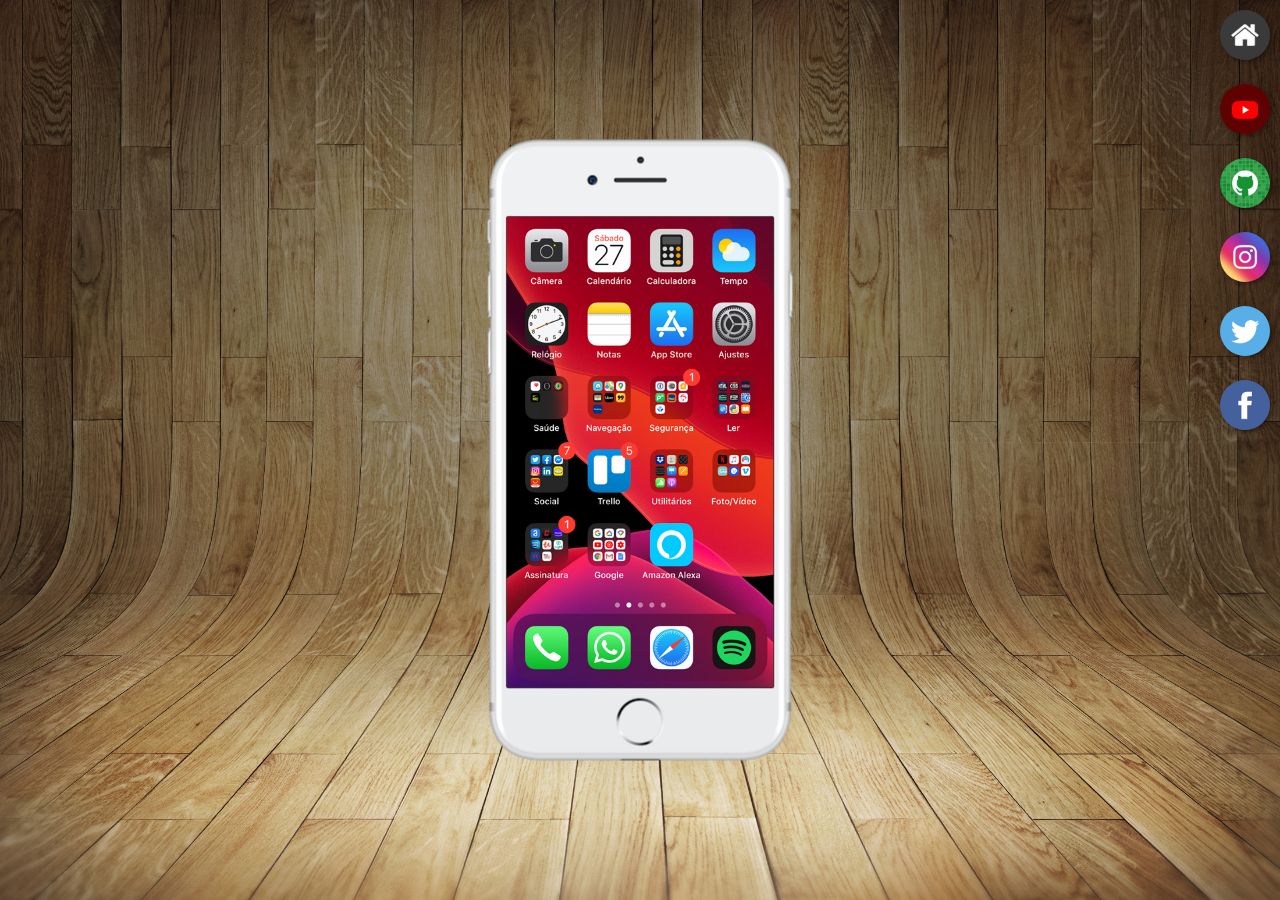
<file: index.html>
<!DOCTYPE html>
<html lang="pt-br">
<head>
    <meta charset="UTF-8">
    <meta http-equiv="X-UA-Compatible" content="IE=edge">
    <meta name="viewport" content="width=device-width, initial-scale=1.0">
    <link rel="shortcut icon" href="favicon.ico" type="image/x-icon">
    <link rel="stylesheet" href="estilos/style.css">
    <title>Projeto Redes Sociais</title>
</head>
<body>
    <main>
        <section id="telefone">
            <iframe src="home.html" name="tela" id="tela" frameborder="0">
                Seu navegador não é compatível com isso.
            </iframe>
        </section>
        <section id="redes-sociais">
            <a href="home.html" target="tela"><img src="imagens/logo-home.jpg" alt="home"></a><br>
            <a href="youtube.html" target="tela"><img src="imagens/logo-youtube.jpg" alt="youtube"></a><br>
            <a href="github.html" target="tela"><img src="imagens/logo-github.jpg" alt="github"></a><br>
            <a href="instagram.html" target="tela"><img src="imagens/logo-instagram.jpg" alt="instagram"></a><br>
            <a href="twitter.html" target="tela"><img src="imagens/logo-twitter.jpg" alt="twitter"></a><br>
            <a href="facebook.html" target="tela"><img src="imagens/logo-facebook.jpg" alt="facebook"></a>
        </section>
    </main>
</body>
</html>
</file>
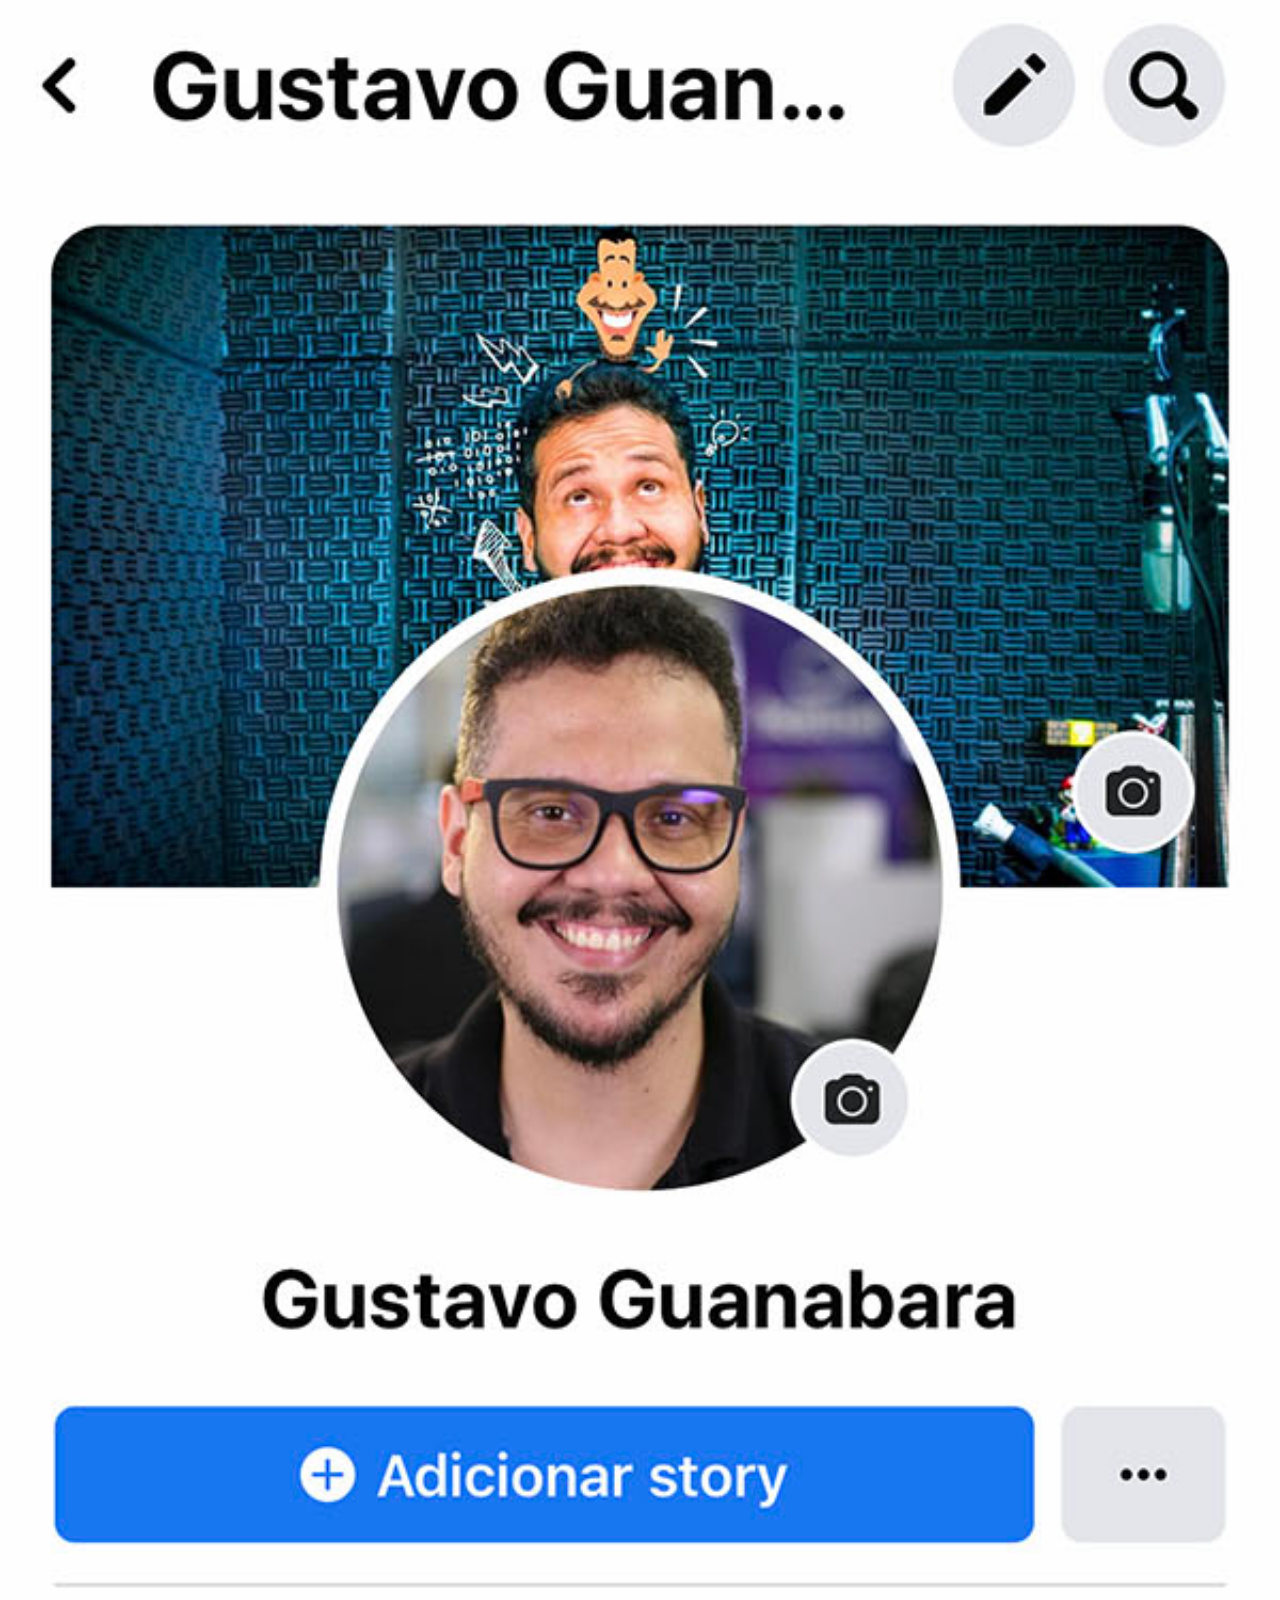
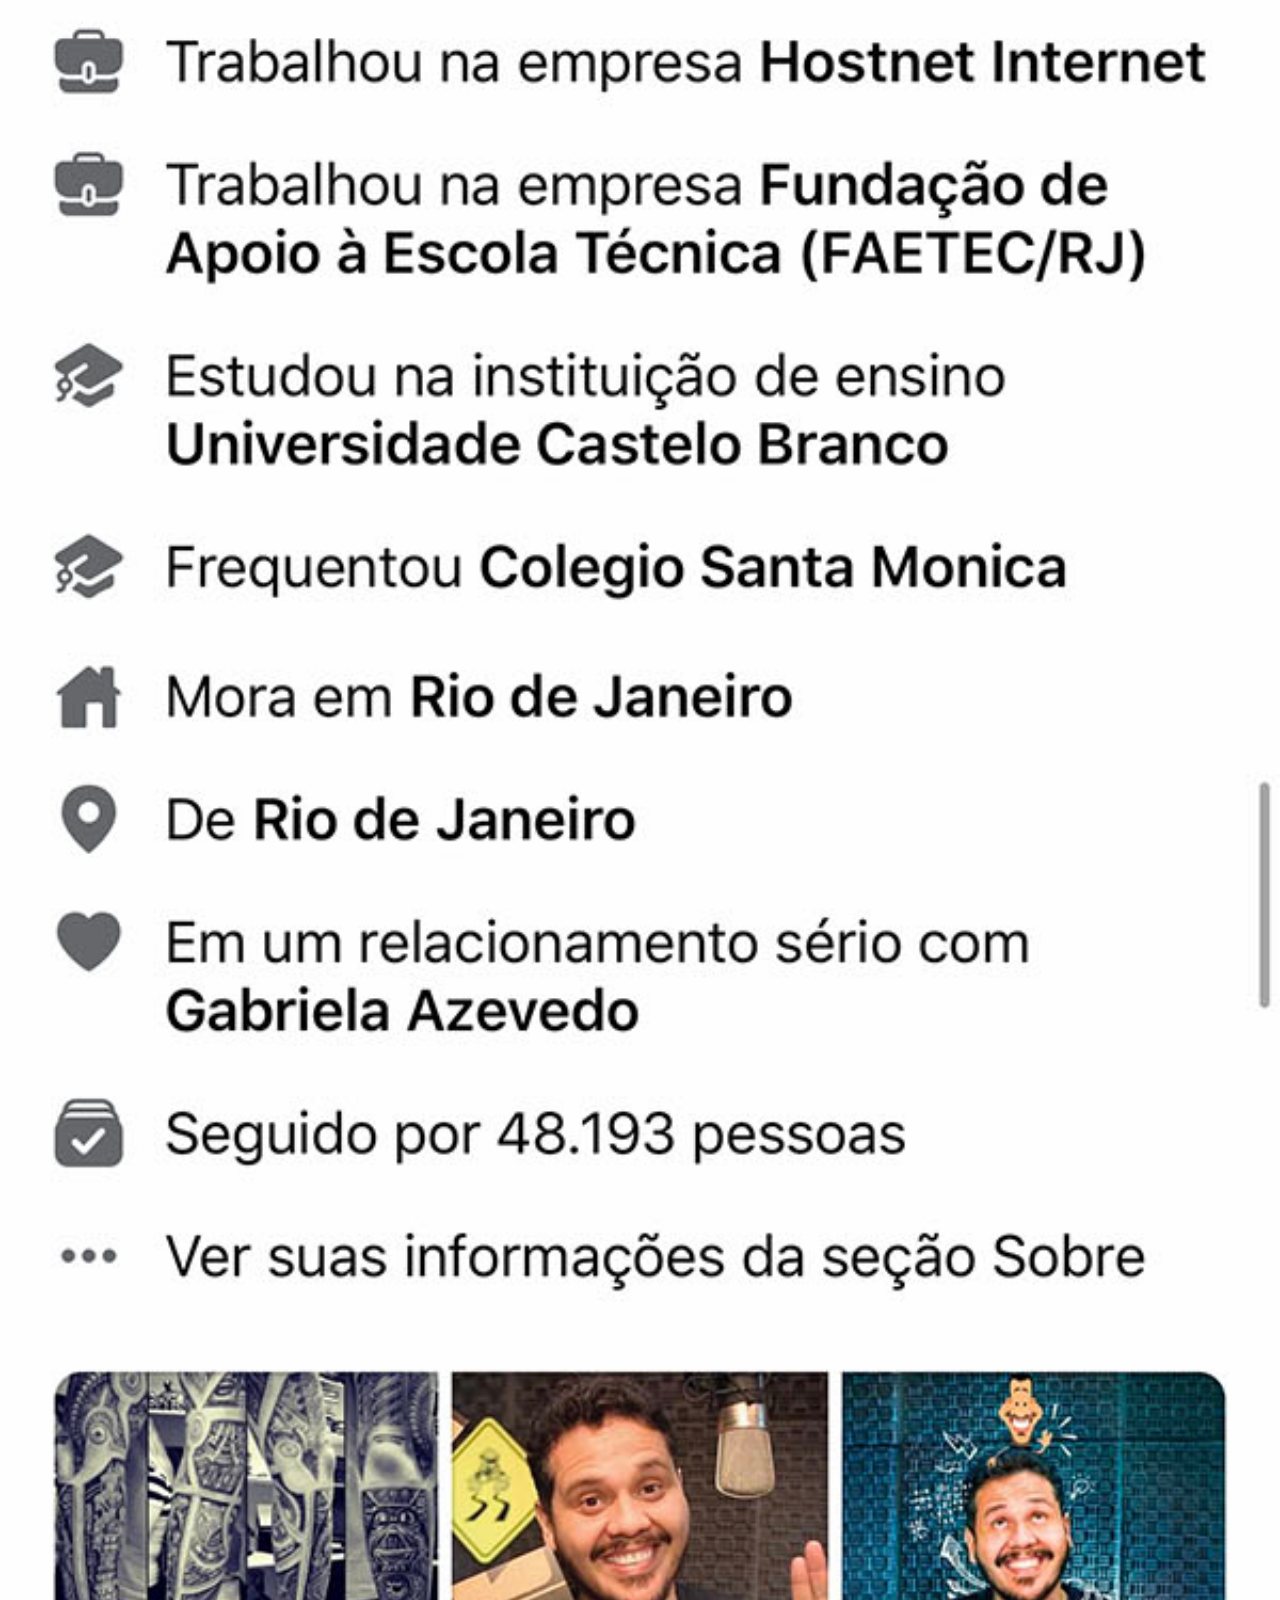
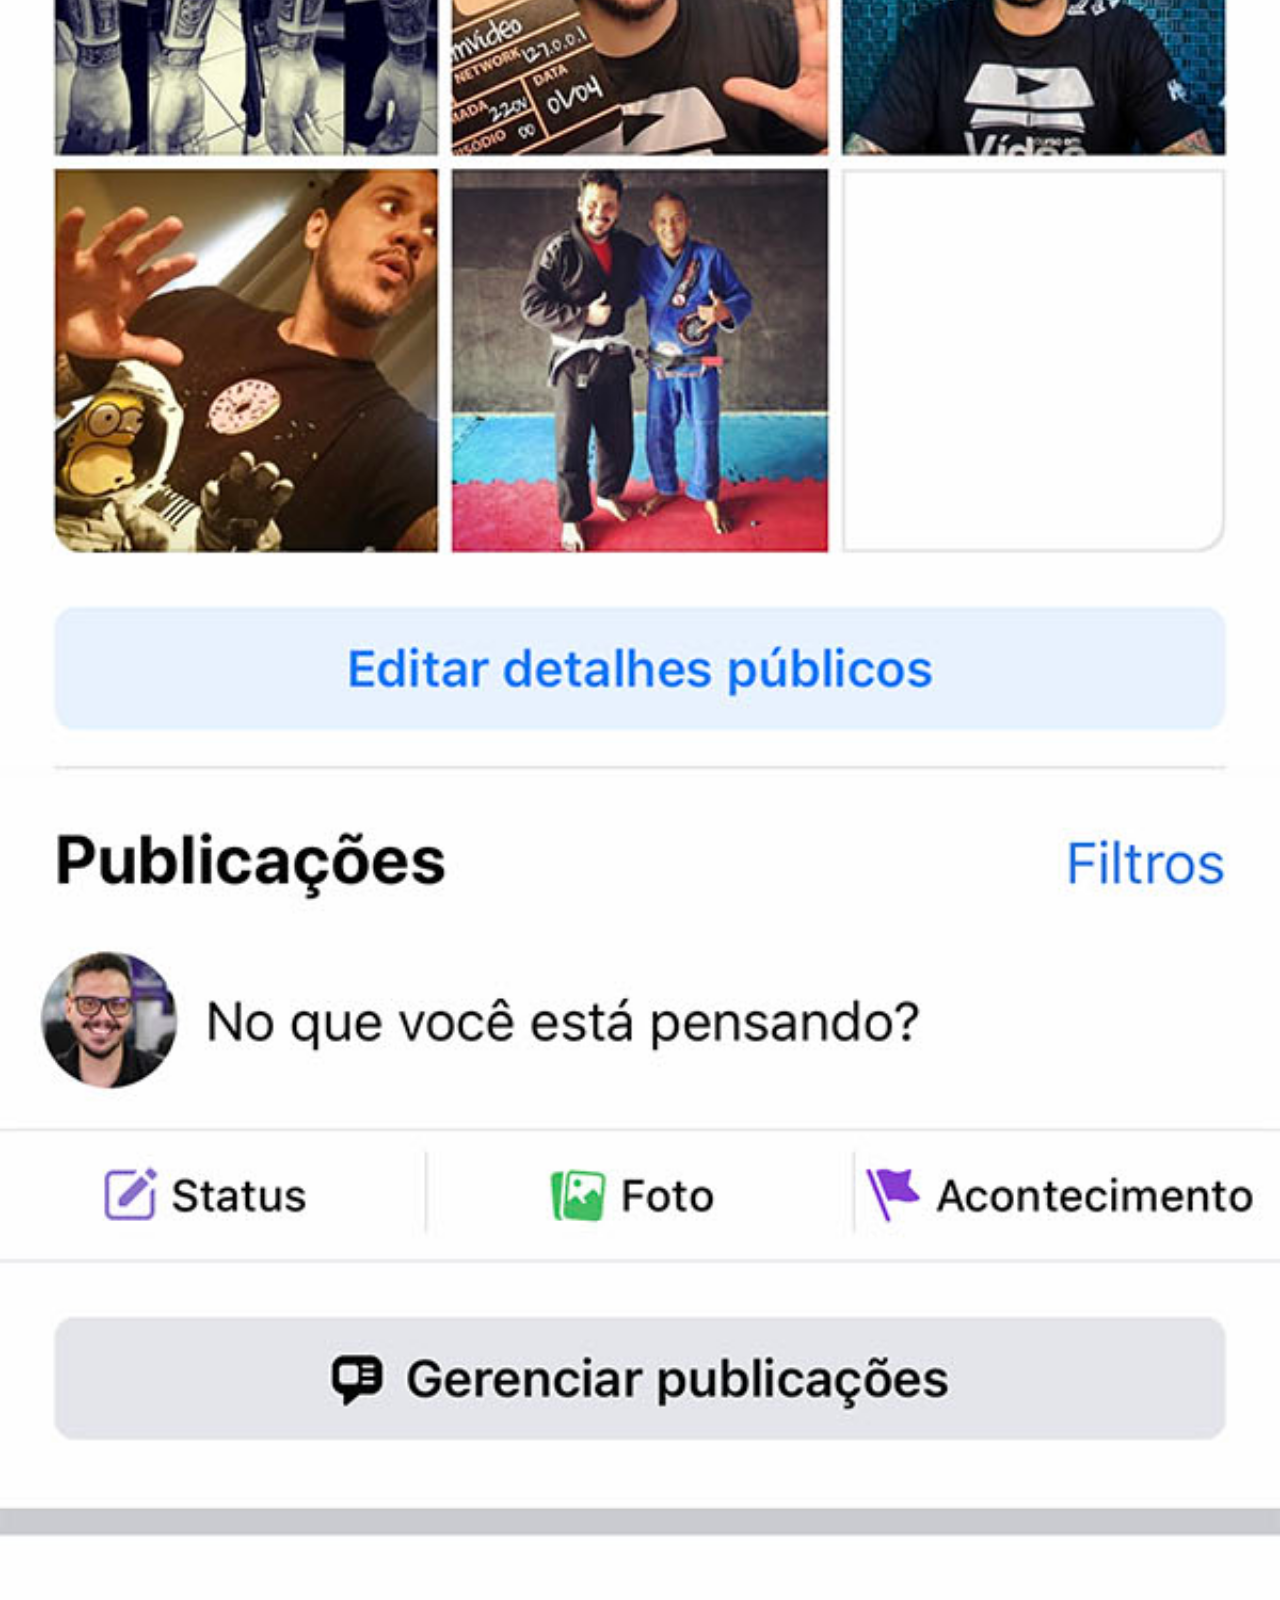
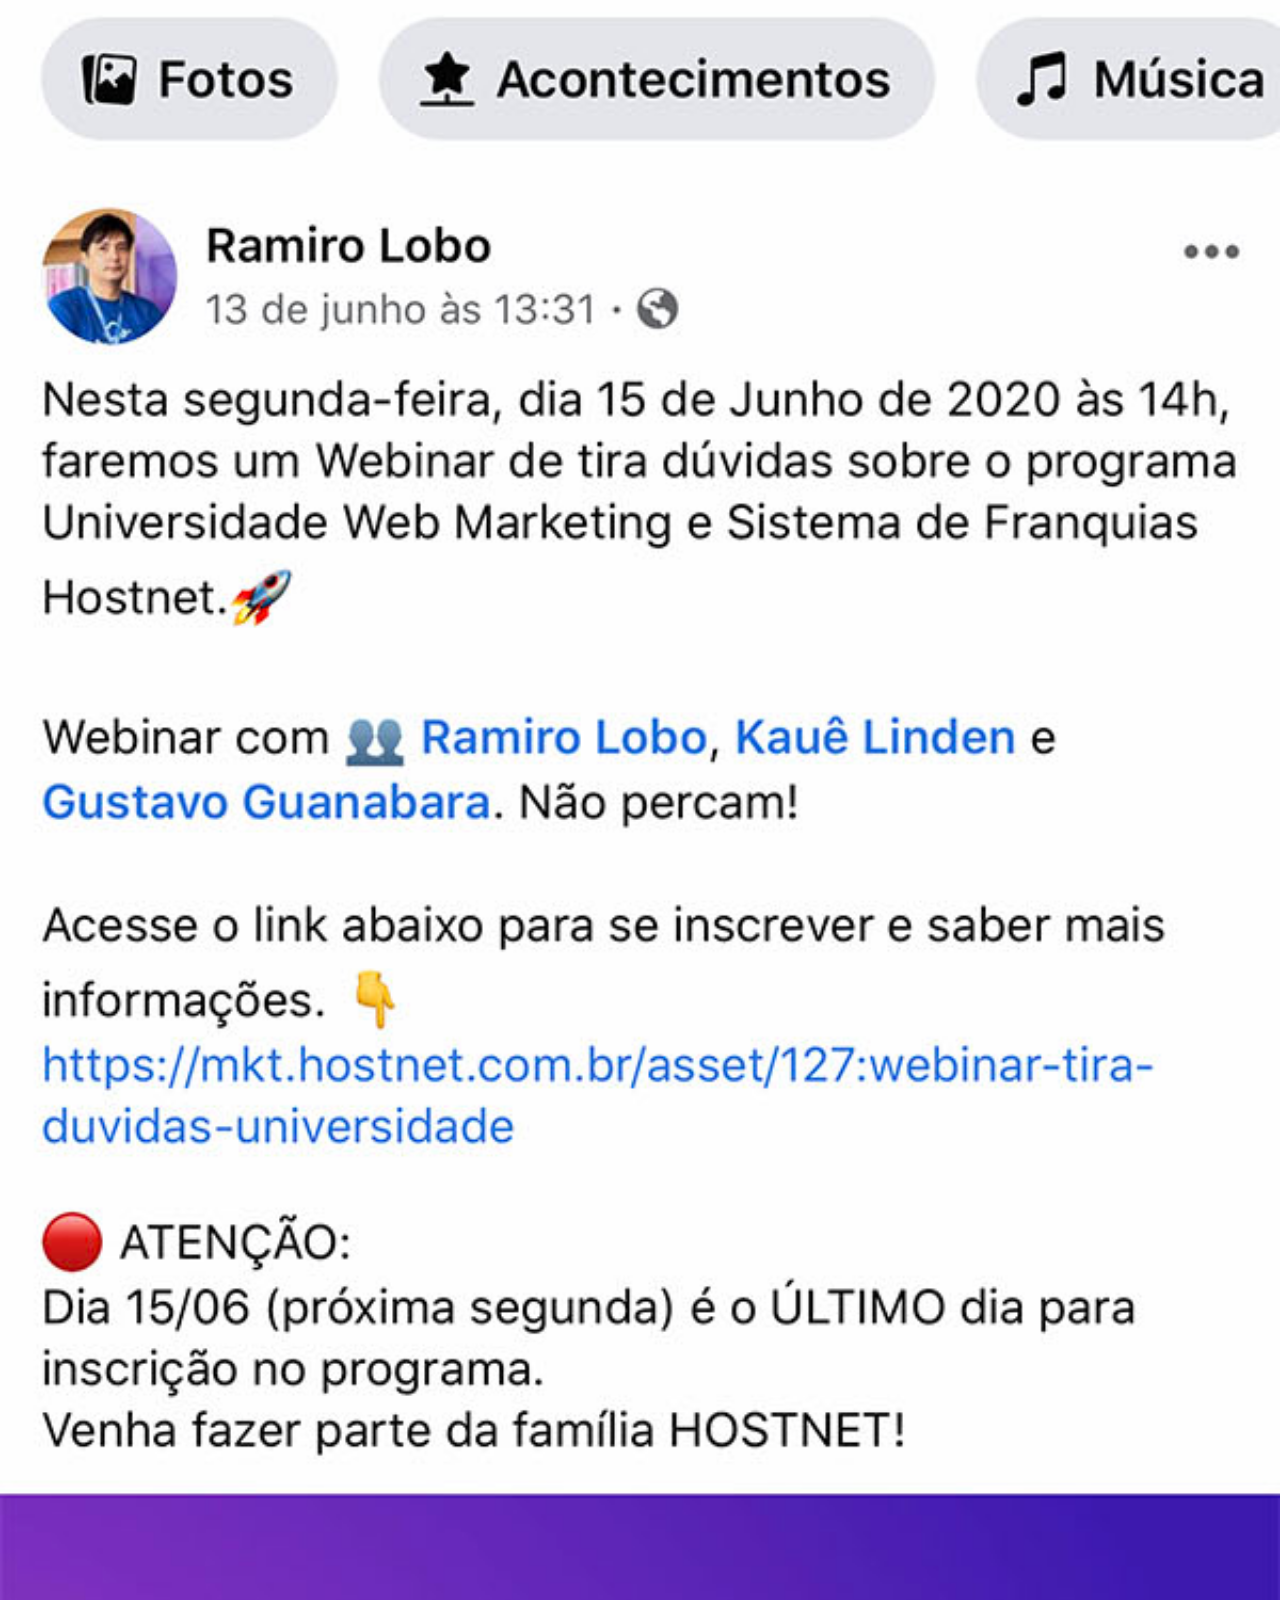
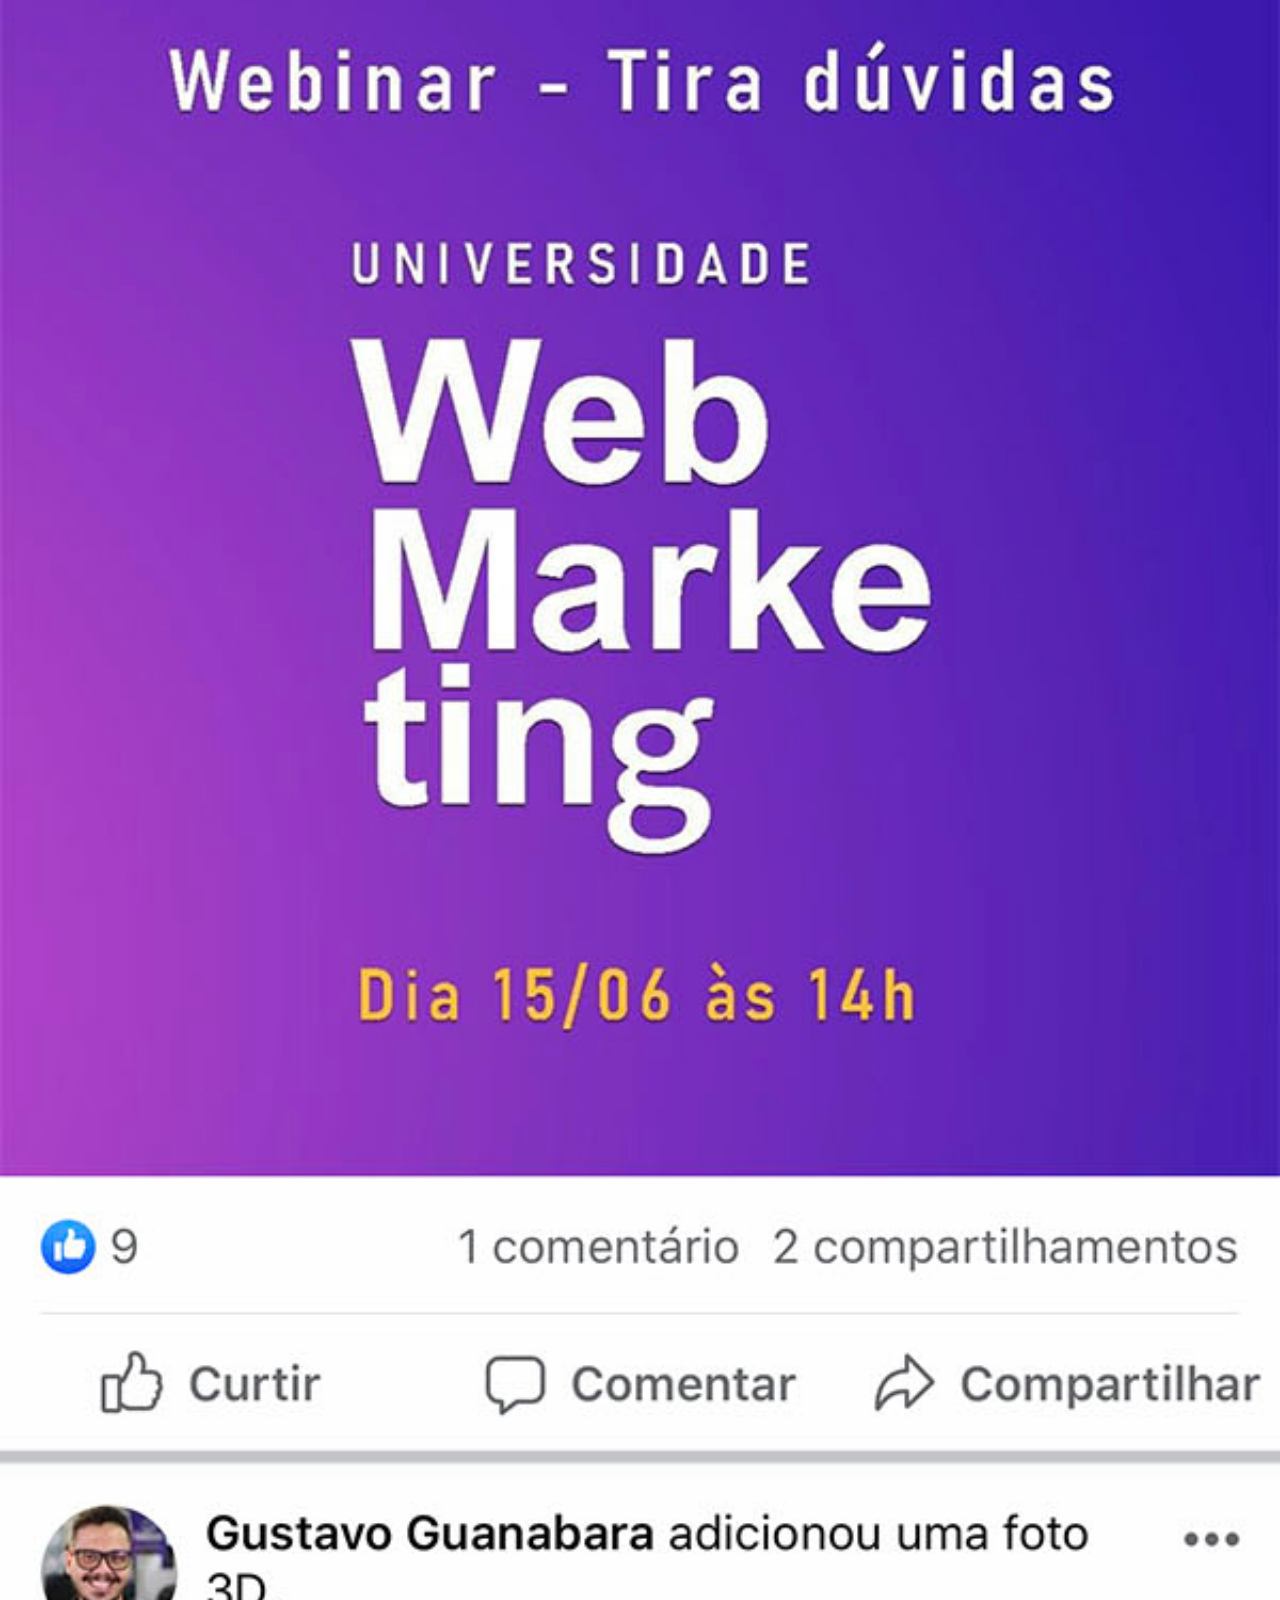
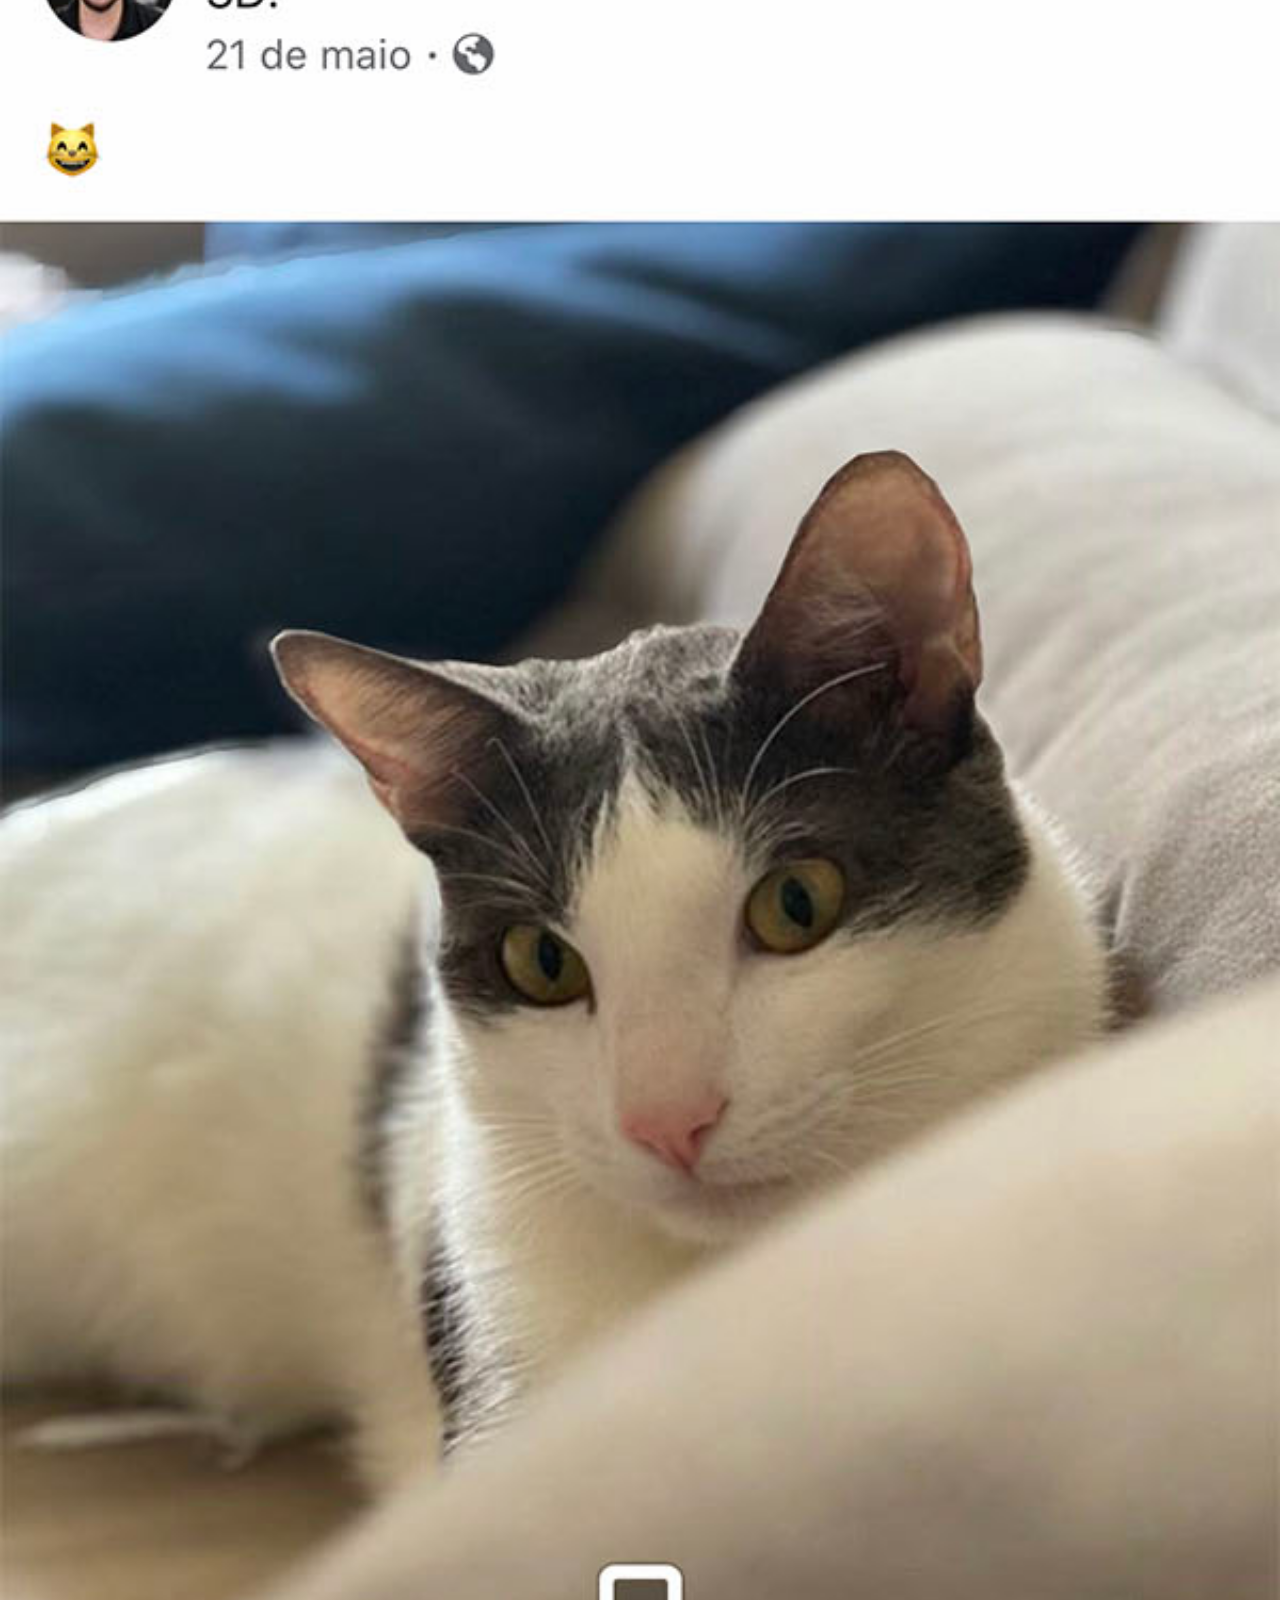
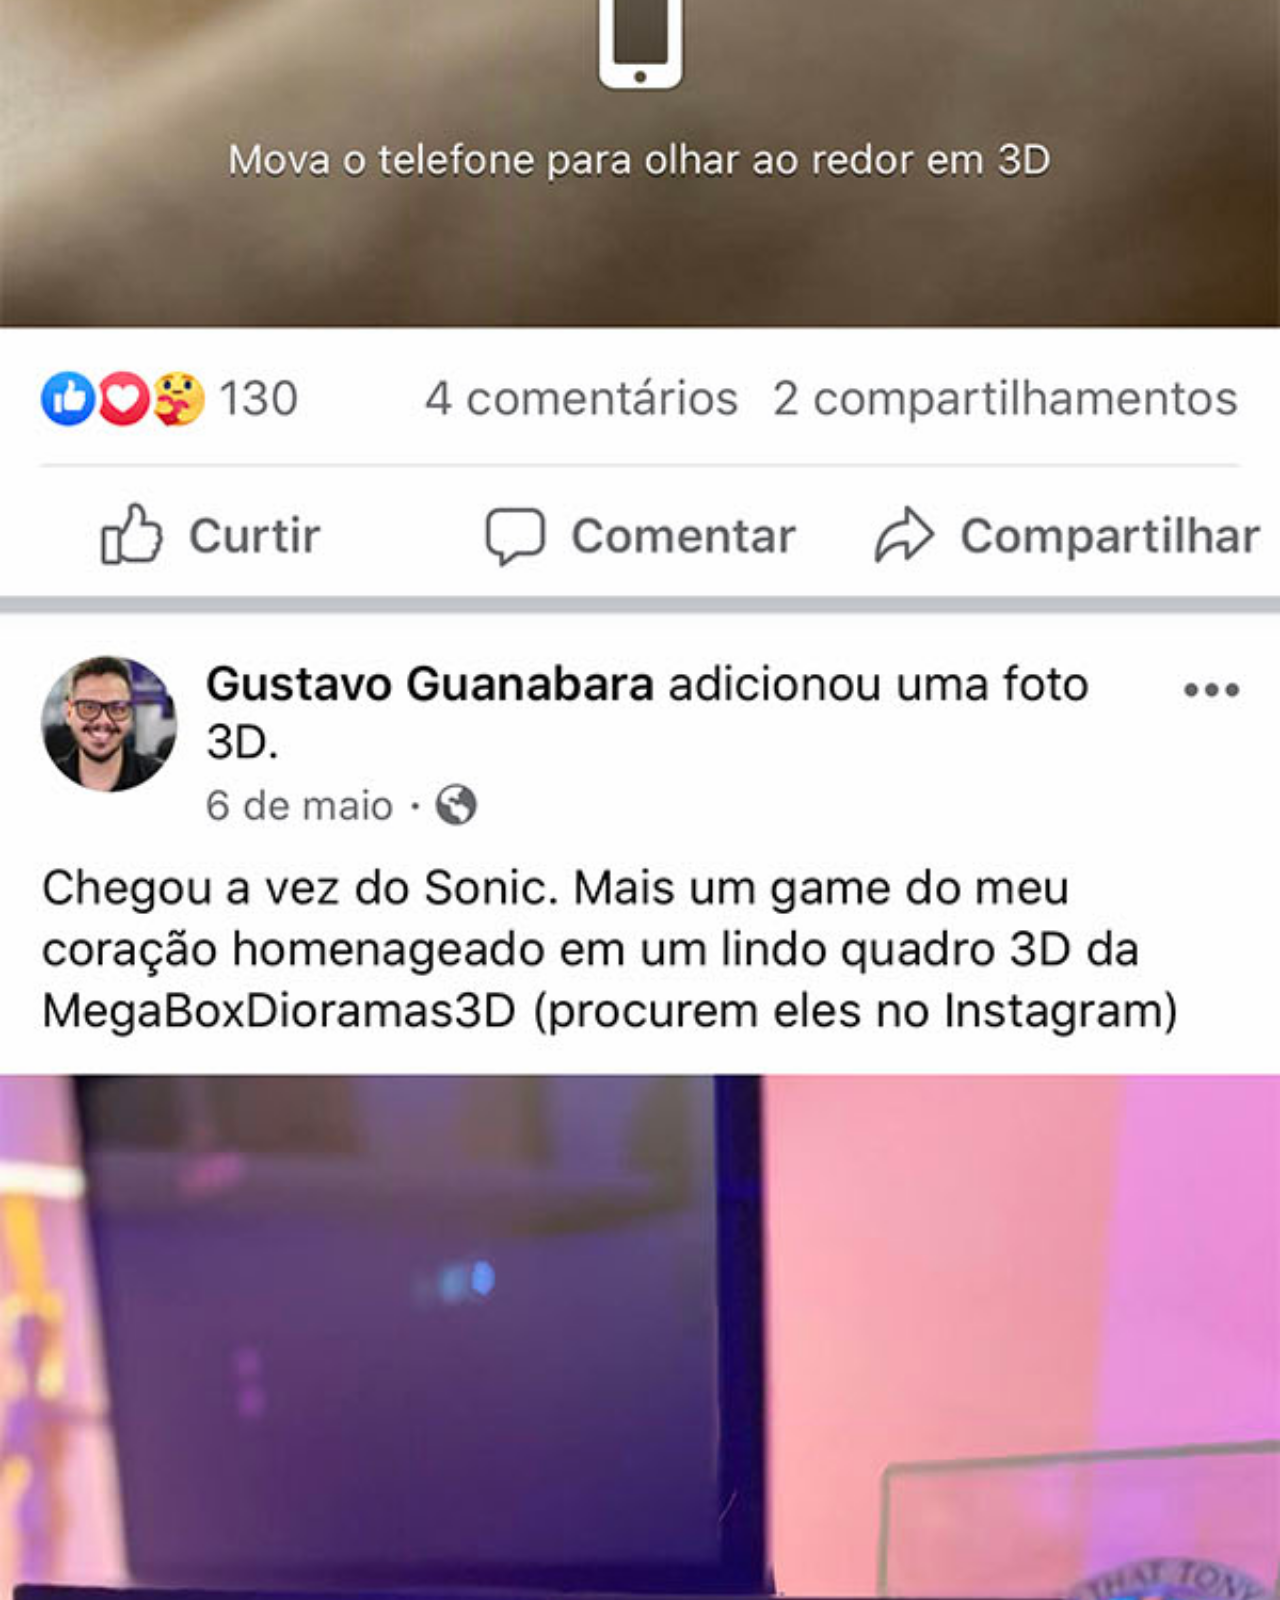
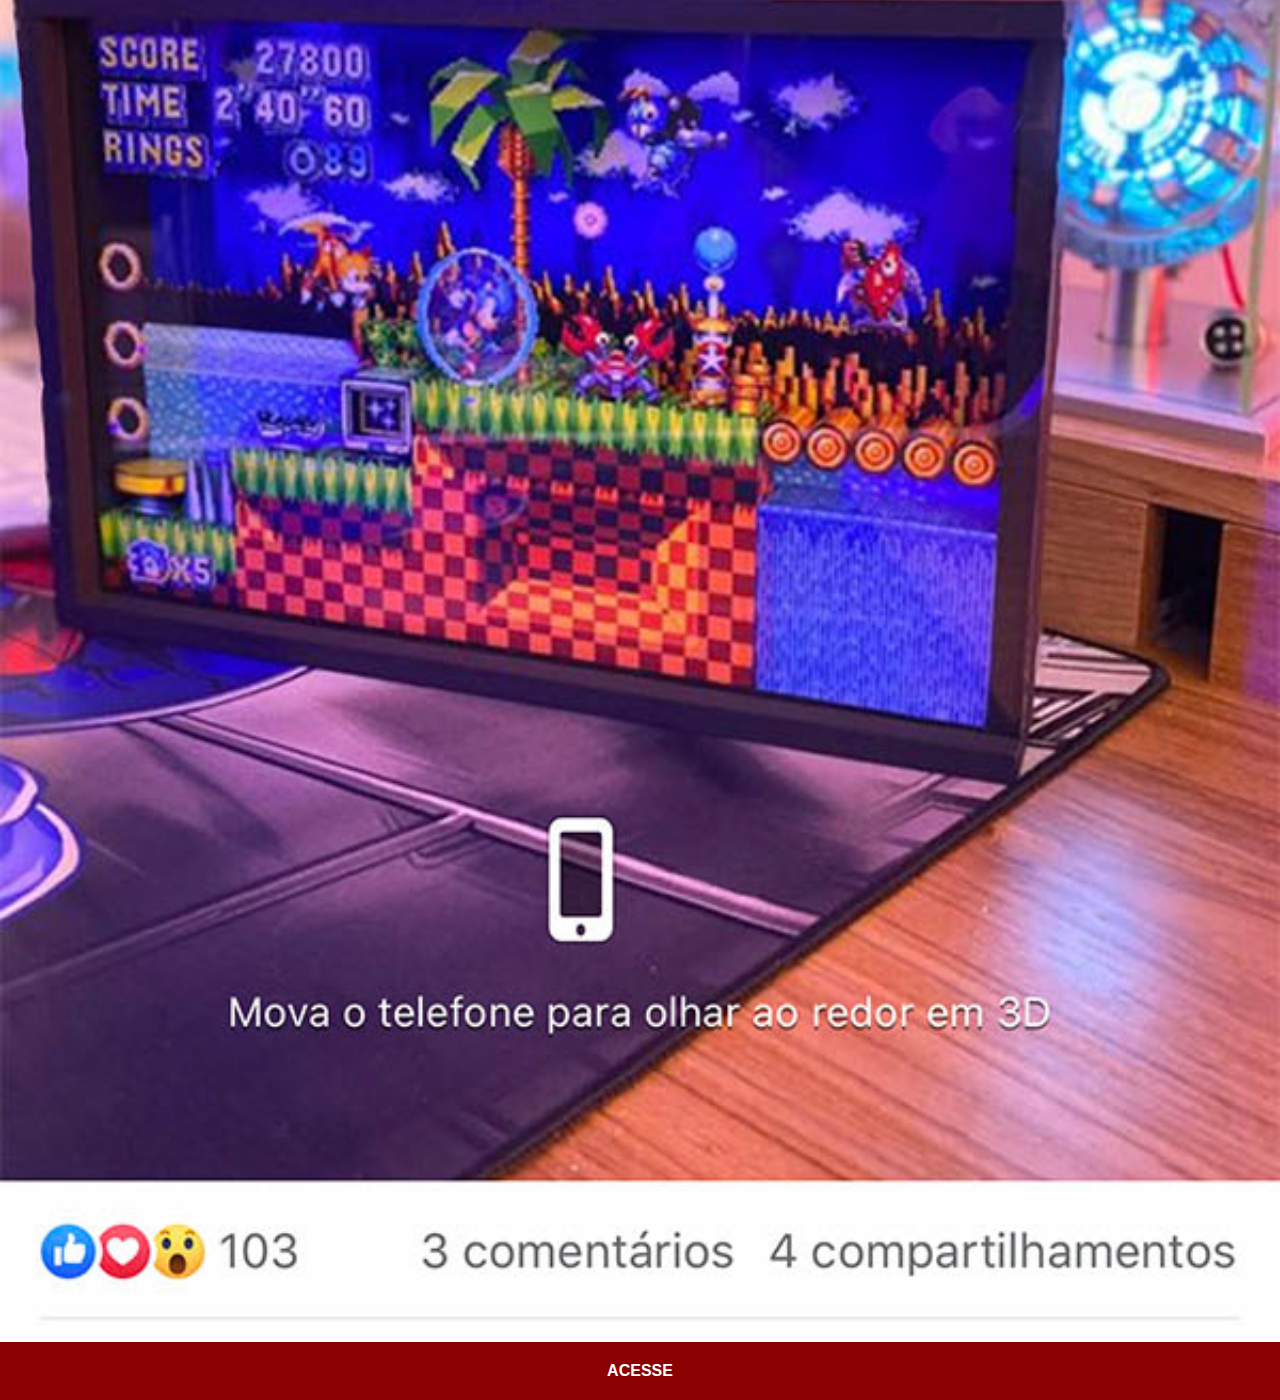
<file: facebook.html>
<!DOCTYPE html>
<html lang="pt-br">
<head>
    <meta charset="UTF-8">
    <meta http-equiv="X-UA-Compatible" content="IE=edge">
    <meta name="viewport" content="width=device-width, initial-scale=1.0">
    <title>Facebook</title>
    <link rel="stylesheet" href="estilos/social.css">
</head>
<body>
    <img src="imagens/tela-facebook.jpg" alt="facebook">
    <a href="https://pt-br.facebook.com/gustavoguanabara/" target="_blank">ACESSE</a>
</body>
</html>
</file>
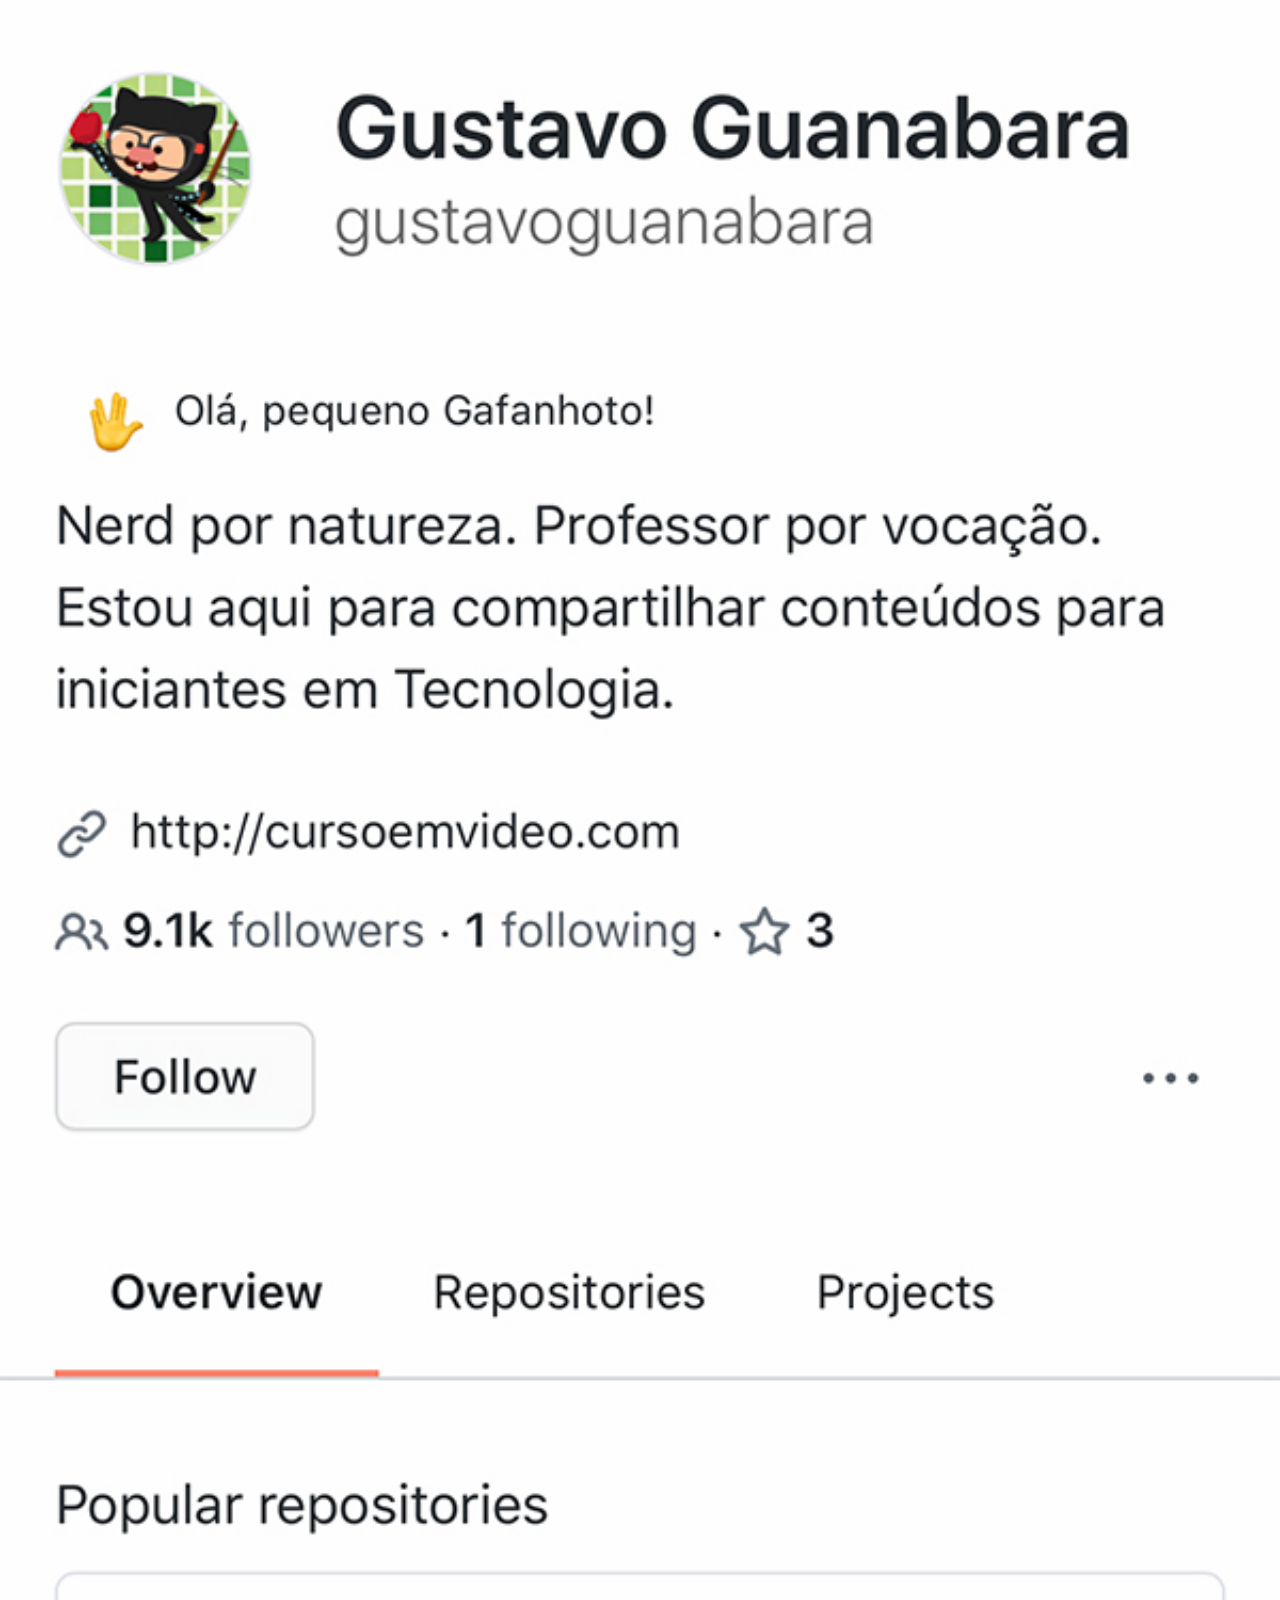
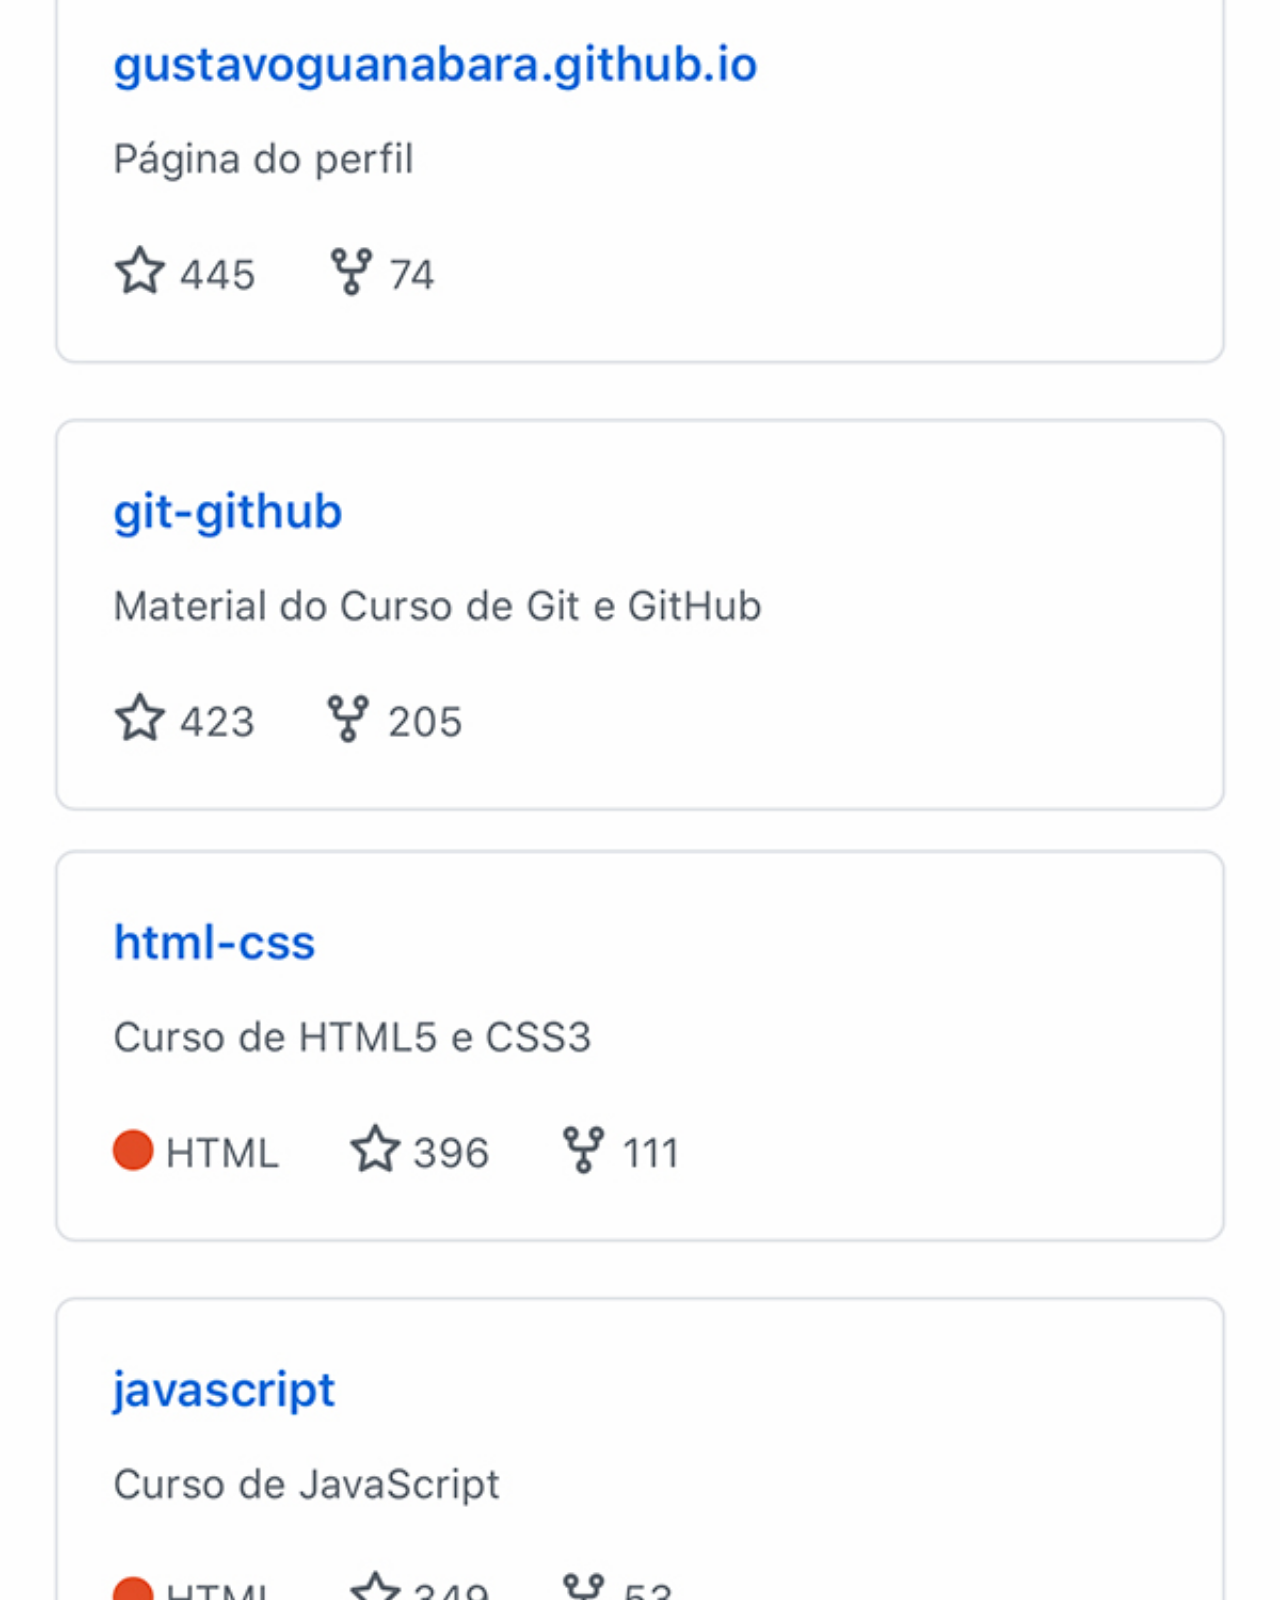
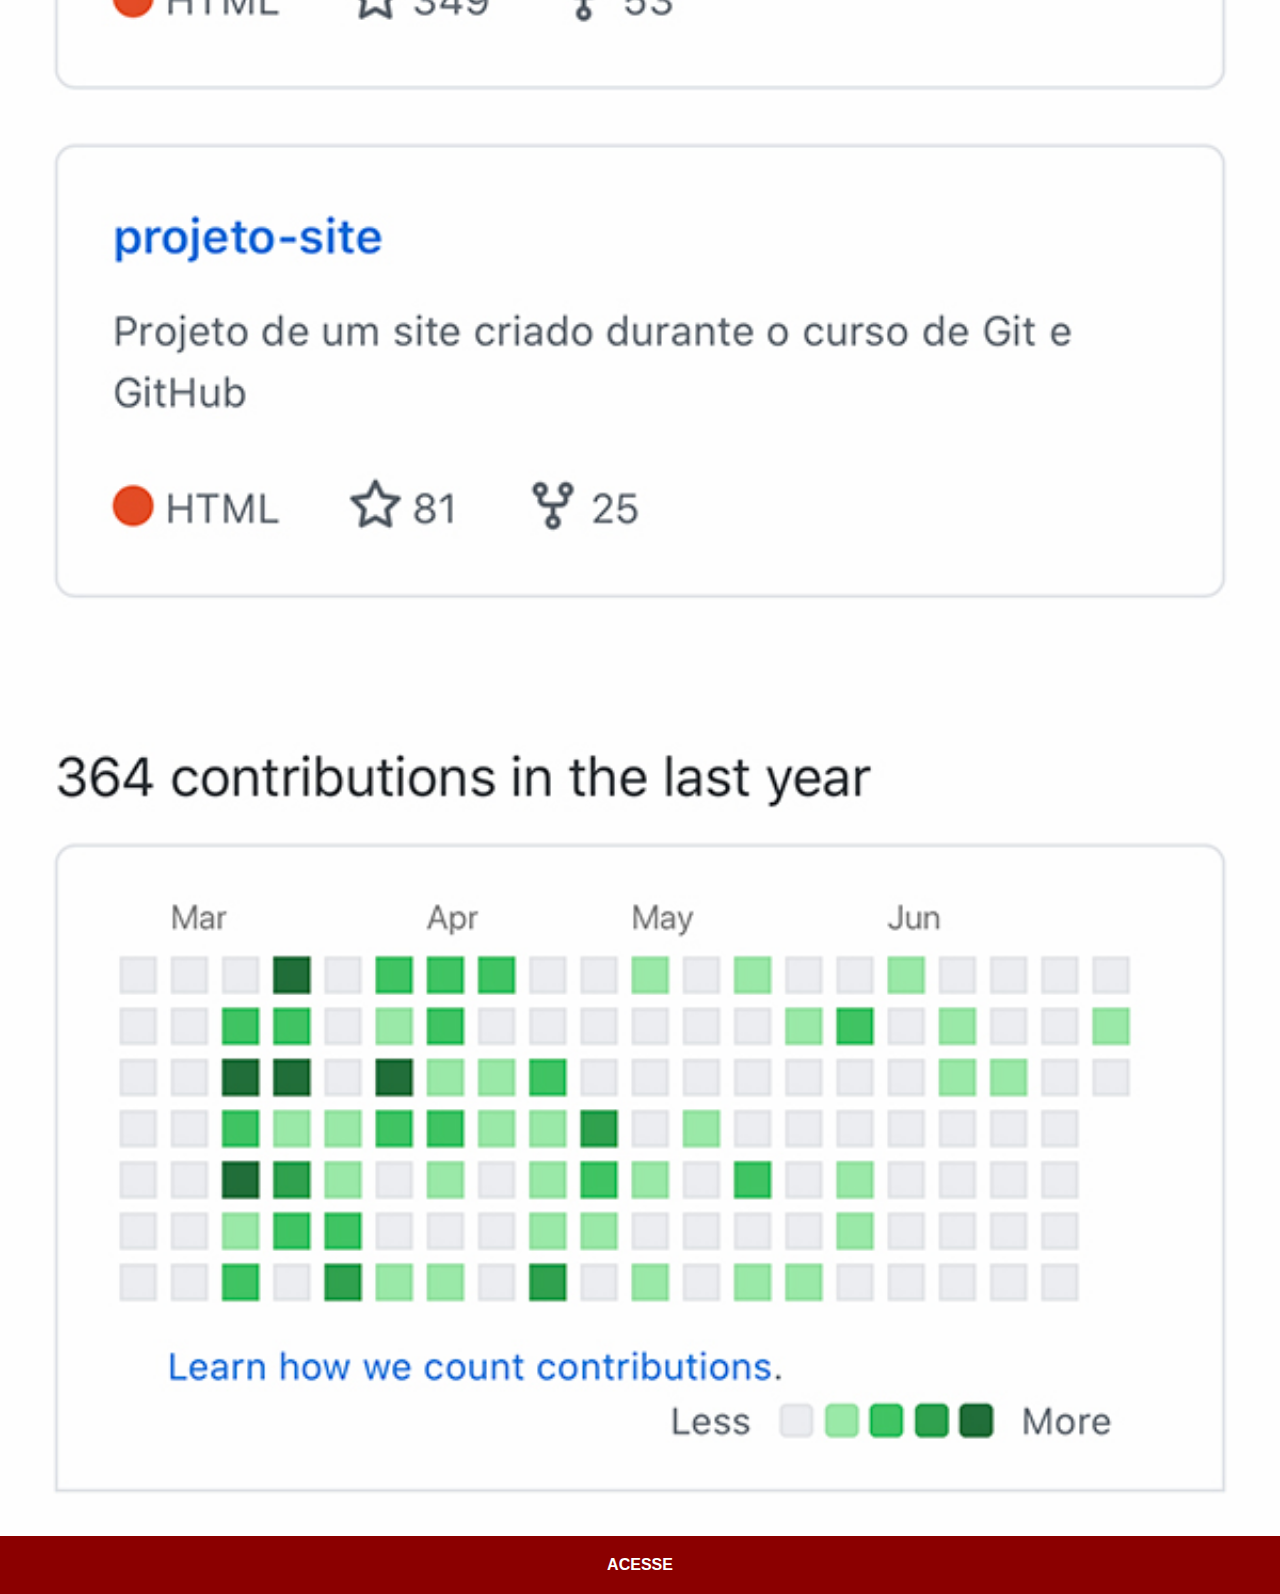
<file: github.html>
<!DOCTYPE html>
<html lang="pt-br">
<head>
    <meta charset="UTF-8">
    <meta http-equiv="X-UA-Compatible" content="IE=edge">
    <meta name="viewport" content="width=device-width, initial-scale=1.0">
    <title>GitHub</title>
    <link rel="stylesheet" href="estilos/social.css">
</head>
<body>
    <img src="imagens/tela-github.jpg" alt="GitHub">
    <a href="https://github.com/gustavoguanabara" target="_blank">ACESSE</a>
</body>
</html>
</file>
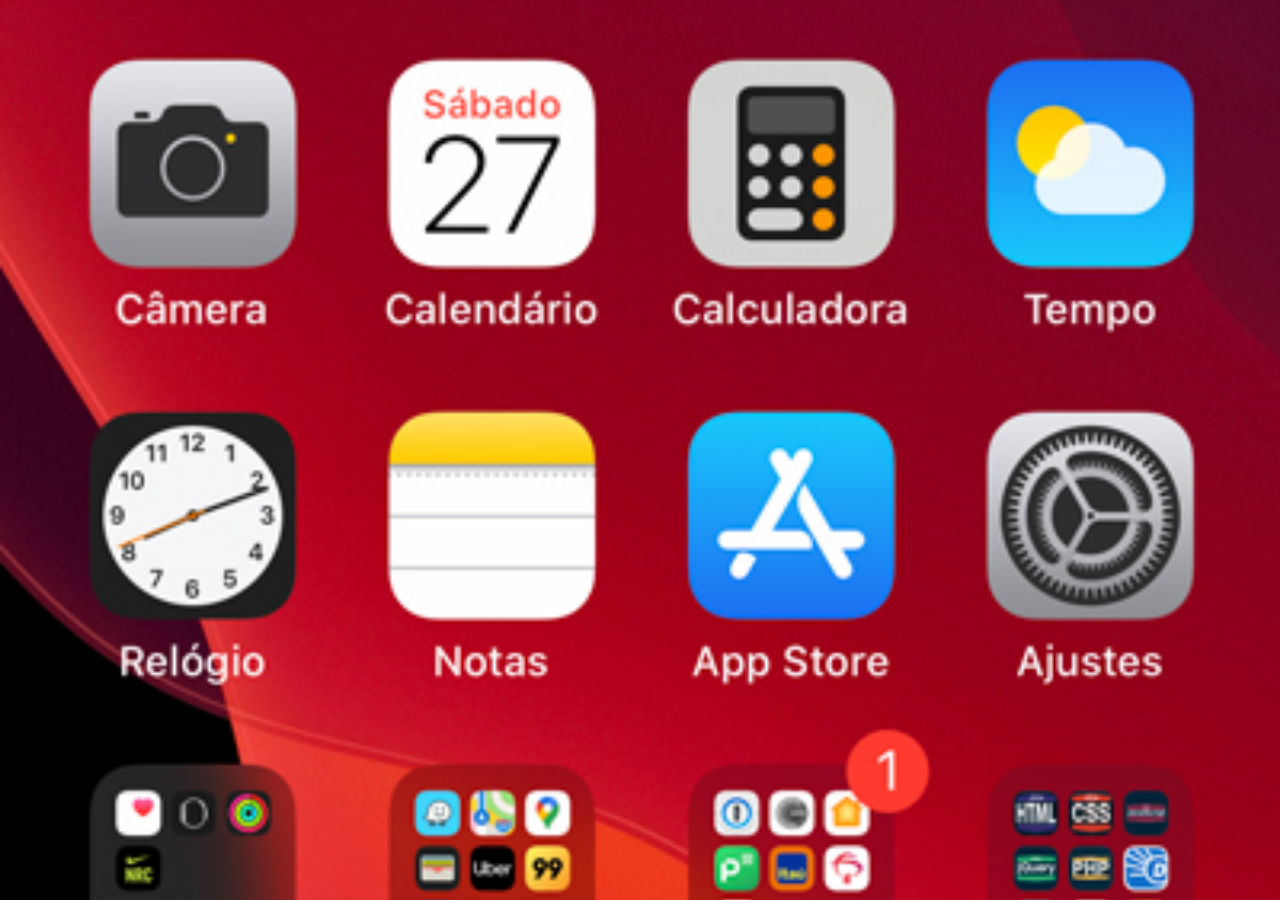
<file: home.html>
<!DOCTYPE html>
<html lang="pt-br">
<head>
    <meta charset="UTF-8">
    <meta http-equiv="X-UA-Compatible" content="IE=edge">
    <meta name="viewport" content="width=device-width, initial-scale=1.0">
    <title>Home</title>
</head>
<style>
    * {
        margin: 0px;
        padding: 0px;
    }

    body {
        width: 100vw;
        height: 100vh;
        background: black url('imagens/tela-home.jpg') no-repeat top center;
        background-size: cover;
    }
</style>
<body>
    
</body>
</html>
</file>
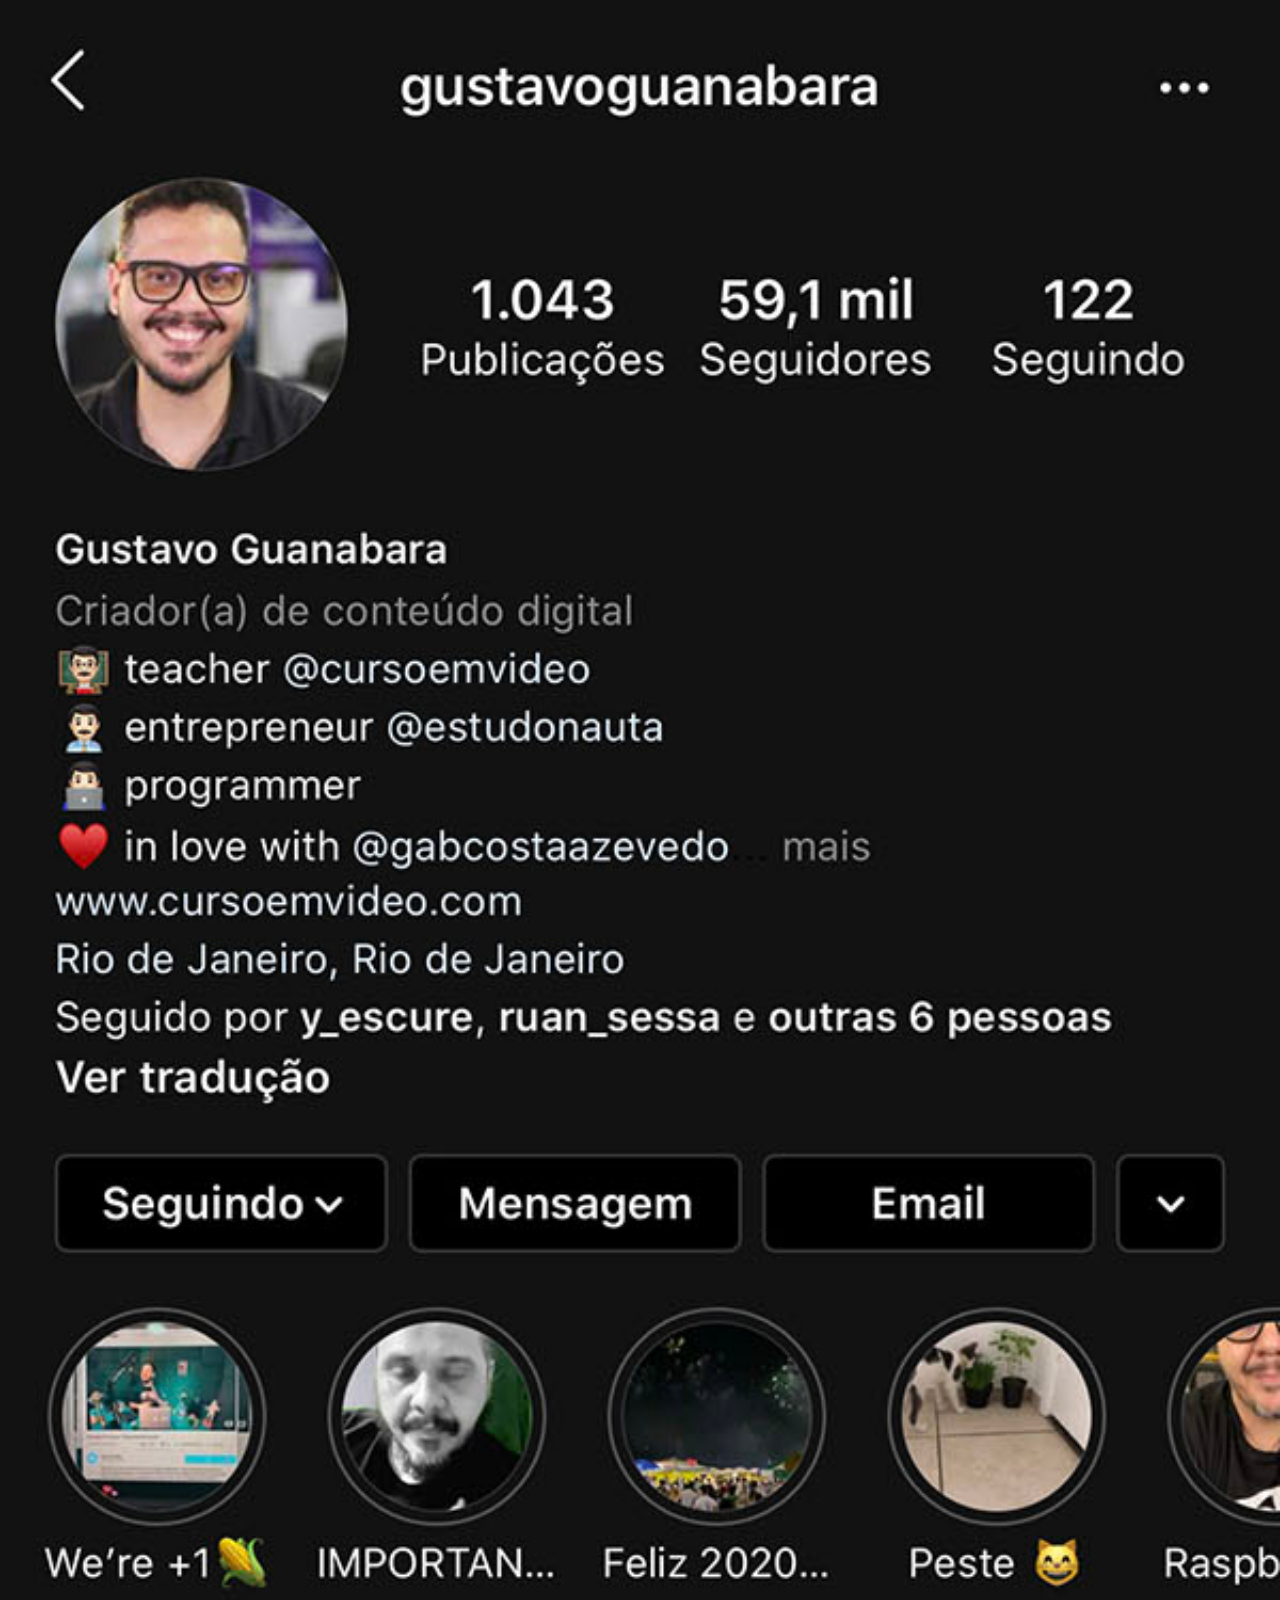
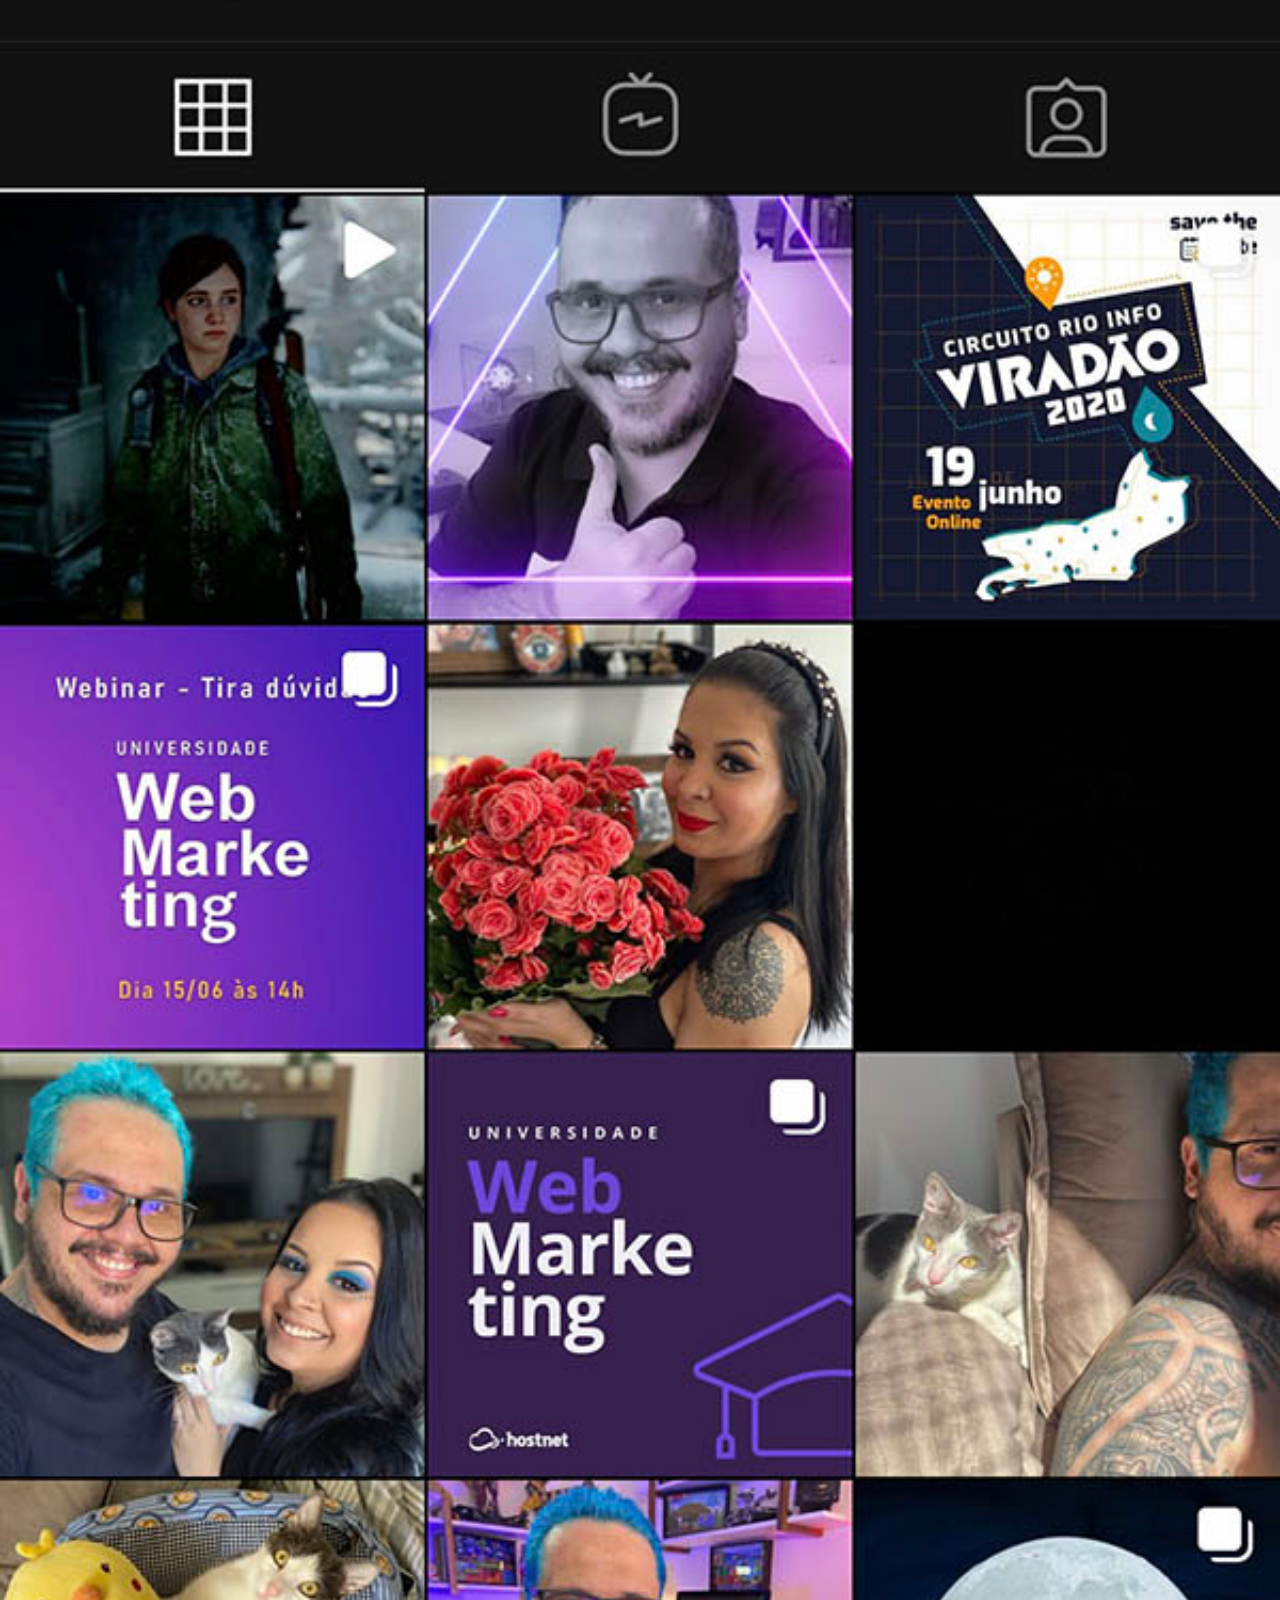
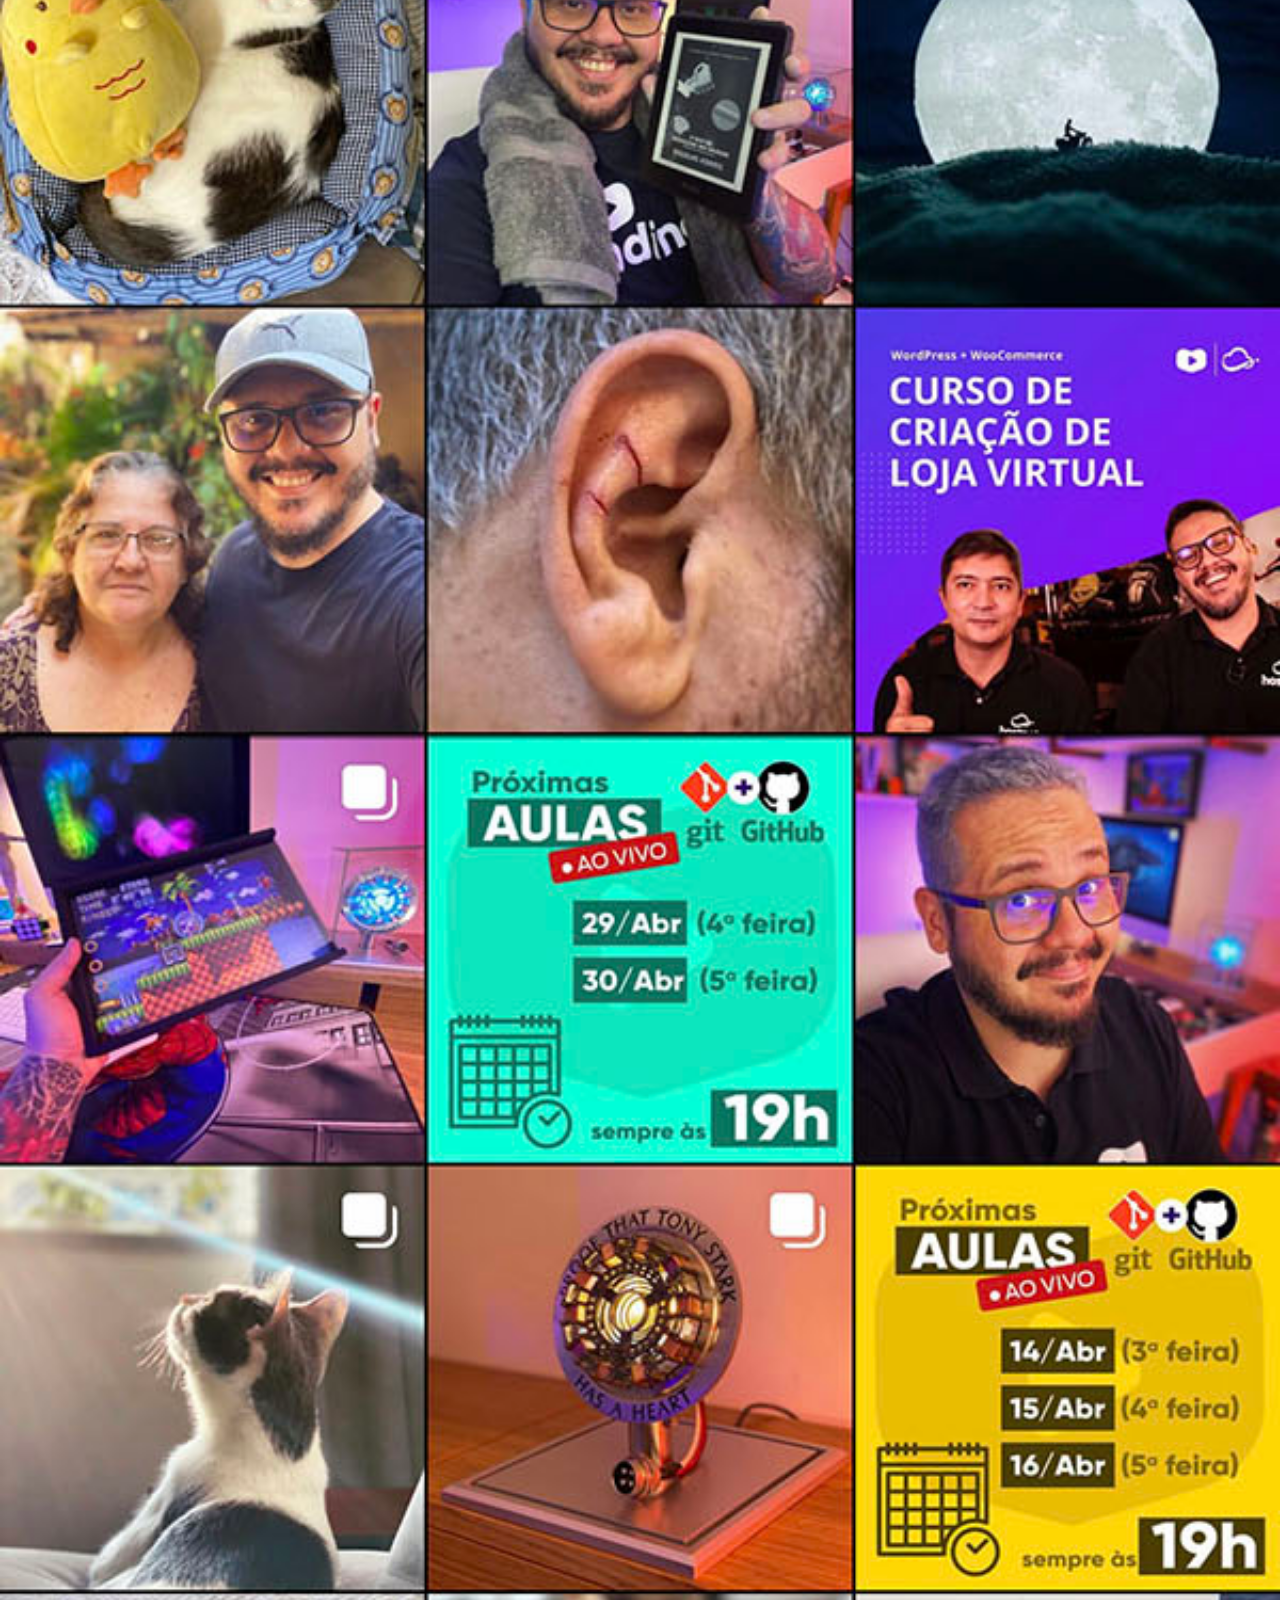
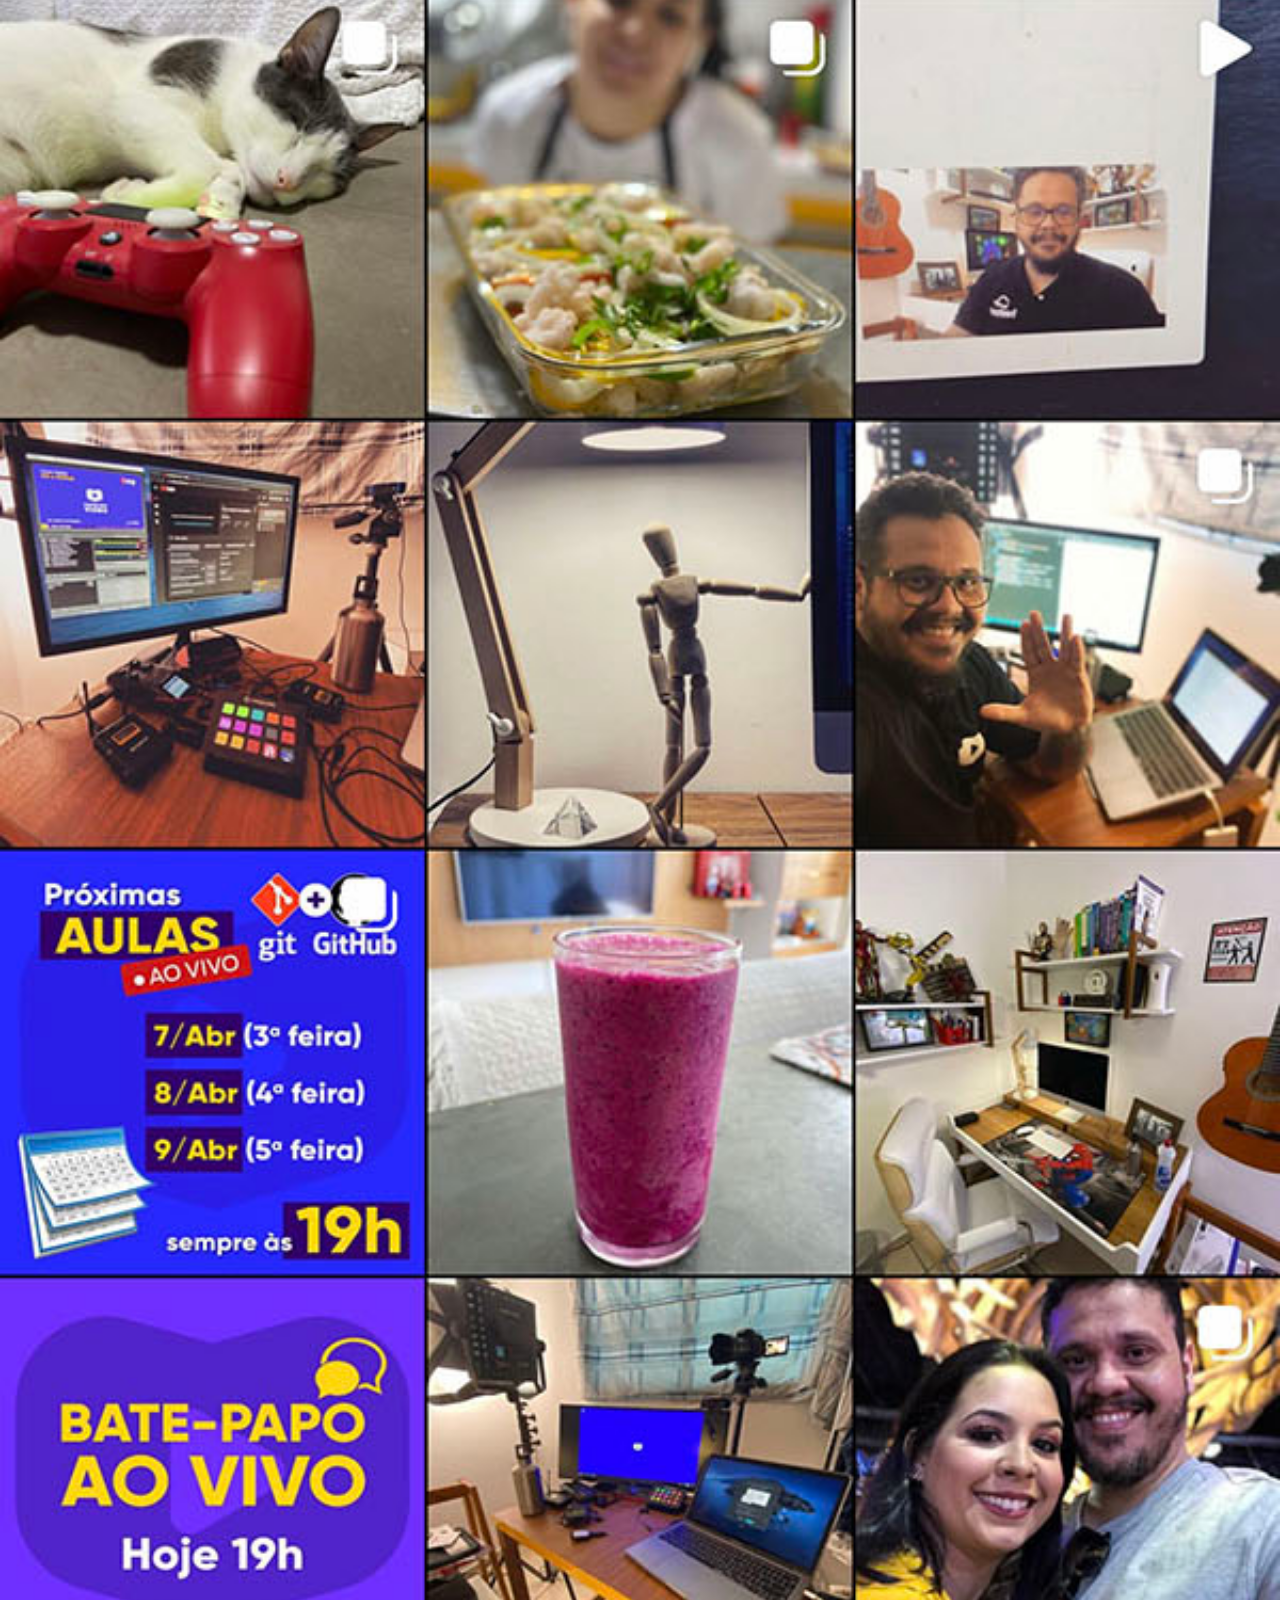
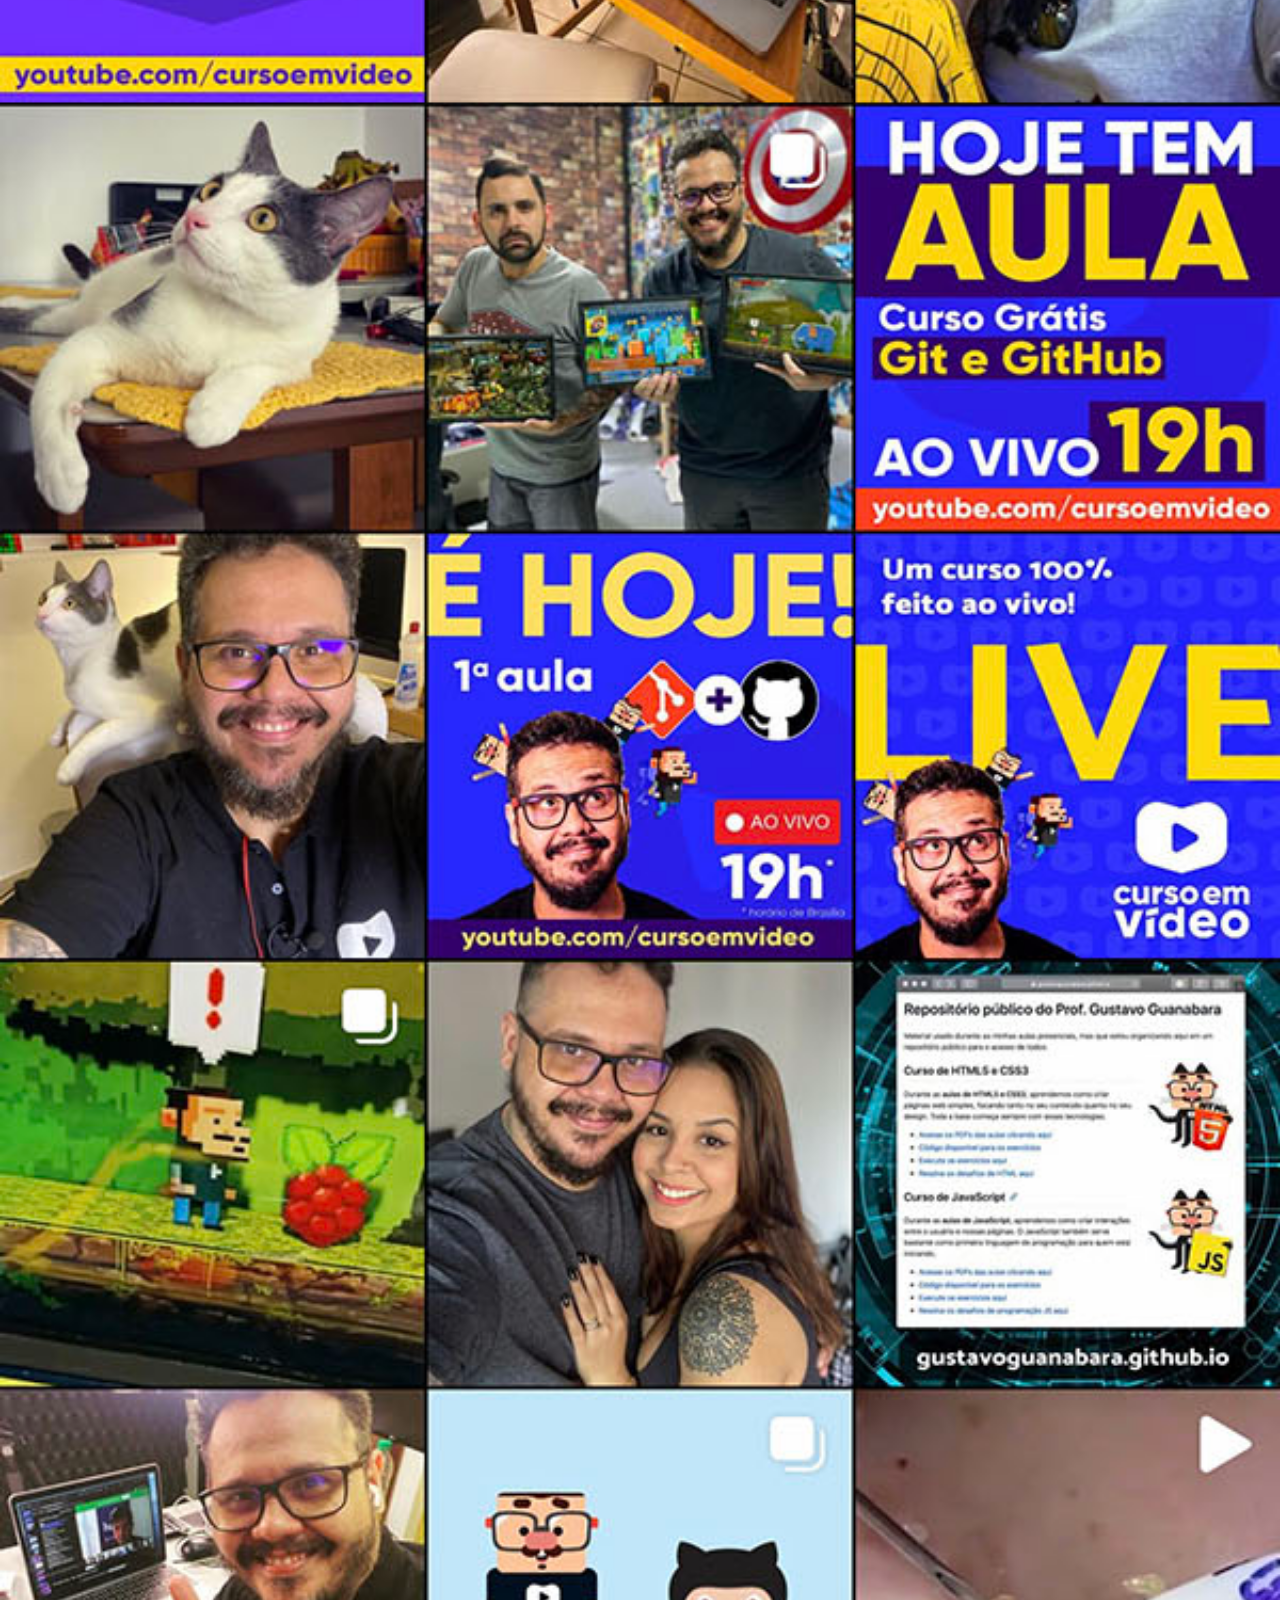
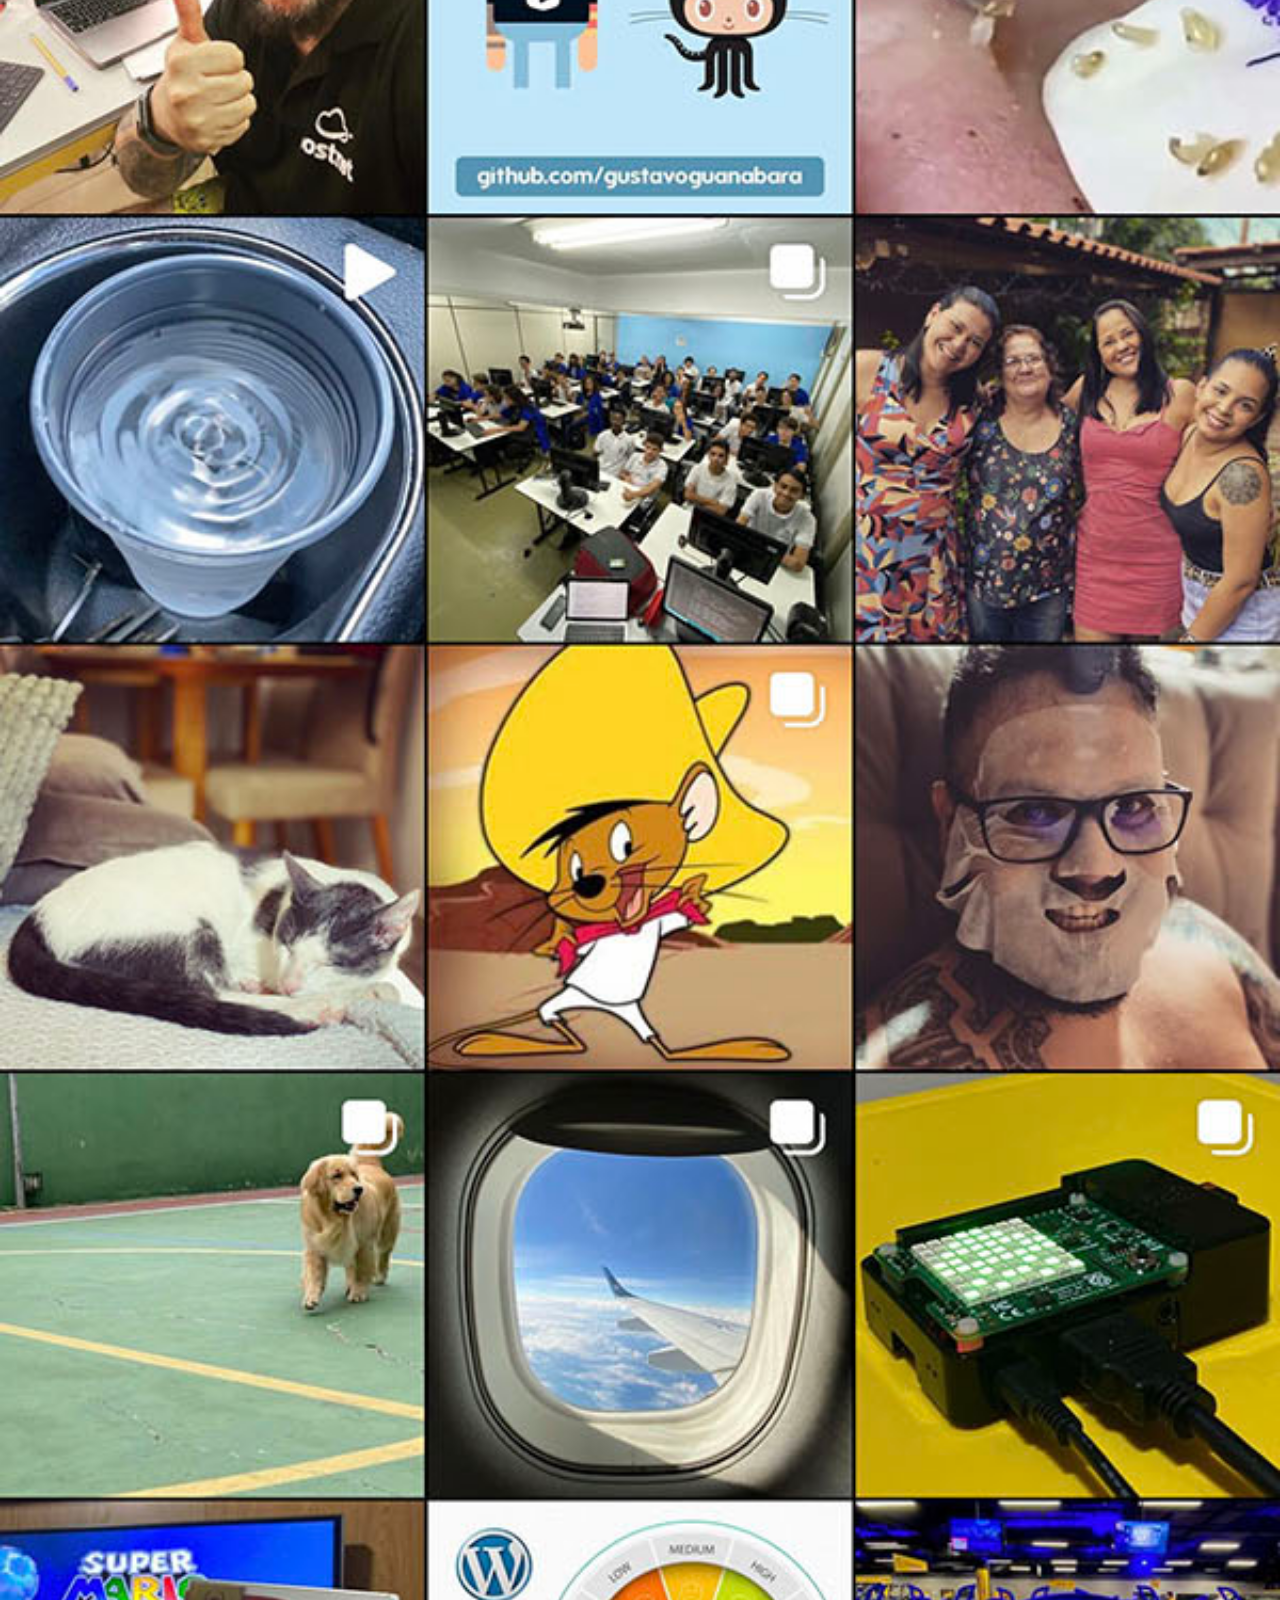
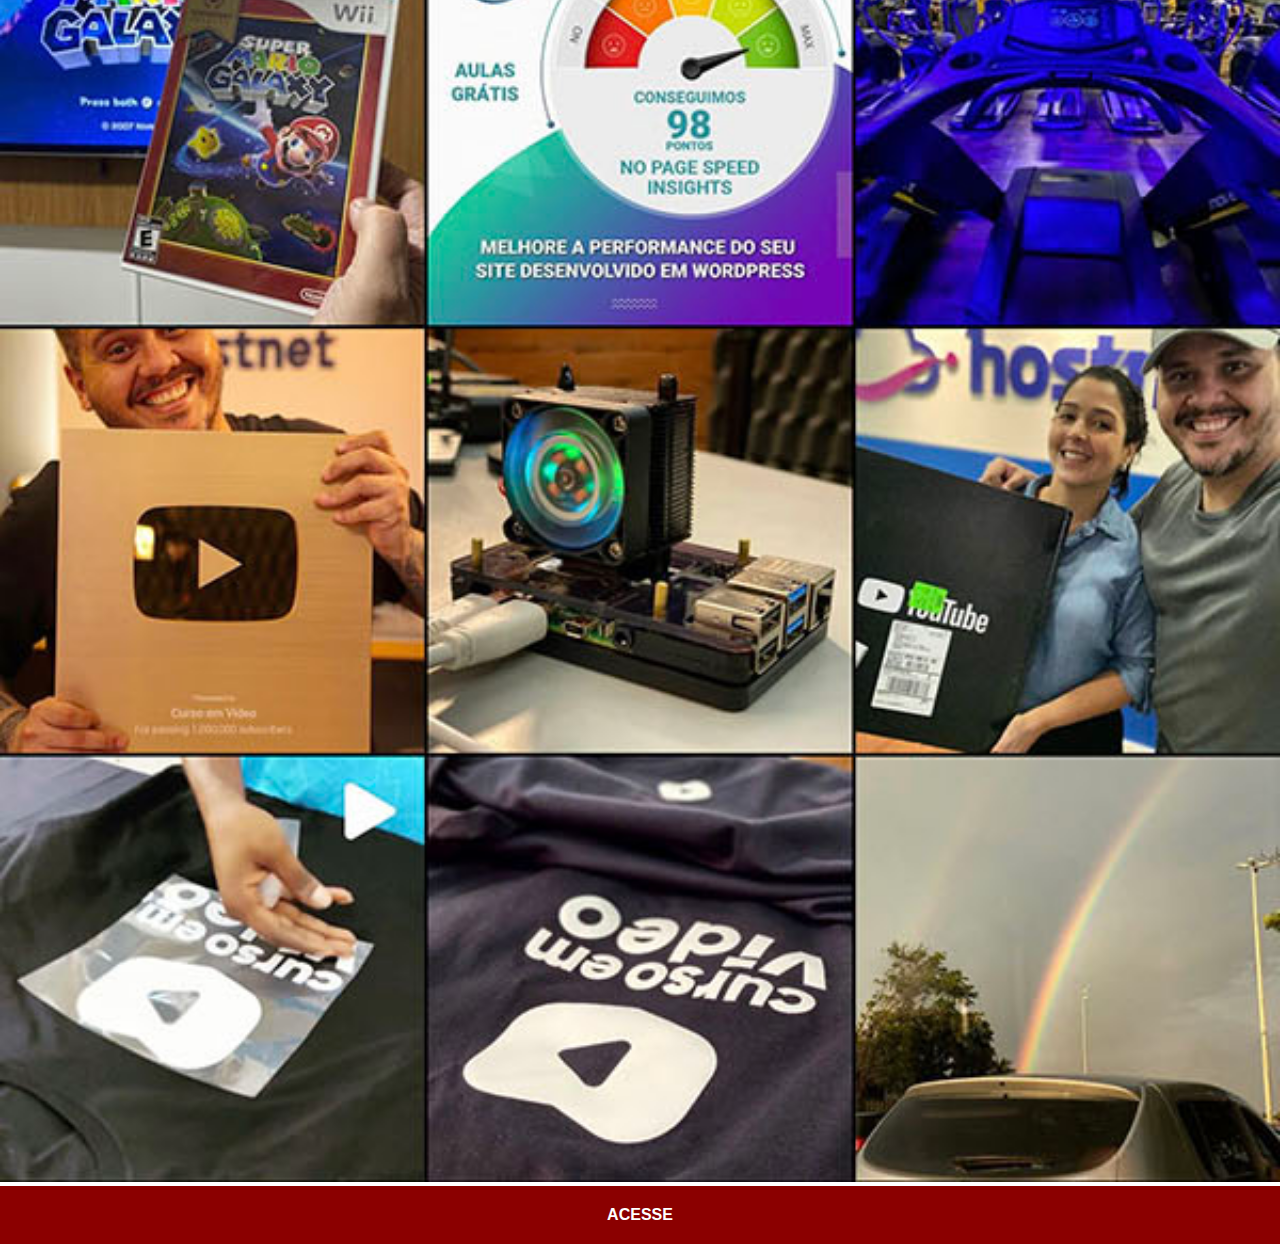
<file: instagram.html>
<!DOCTYPE html>
    <html lang="pt-br">
    <head>
        <meta charset="UTF-8">
        <meta http-equiv="X-UA-Compatible" content="IE=edge">
        <meta name="viewport" content="width=device-width, initial-scale=1.0">
        <title>Instagram</title>
        <link rel="stylesheet" href="estilos/social.css">
    </head>
    <body>
        <img src="imagens/tela-instagram.jpg" alt="Instagram">
        <a href="https://www.instagram.com/gustavoguanabara/" target="_blank">ACESSE</a>
    </body>
    </html>
</file>
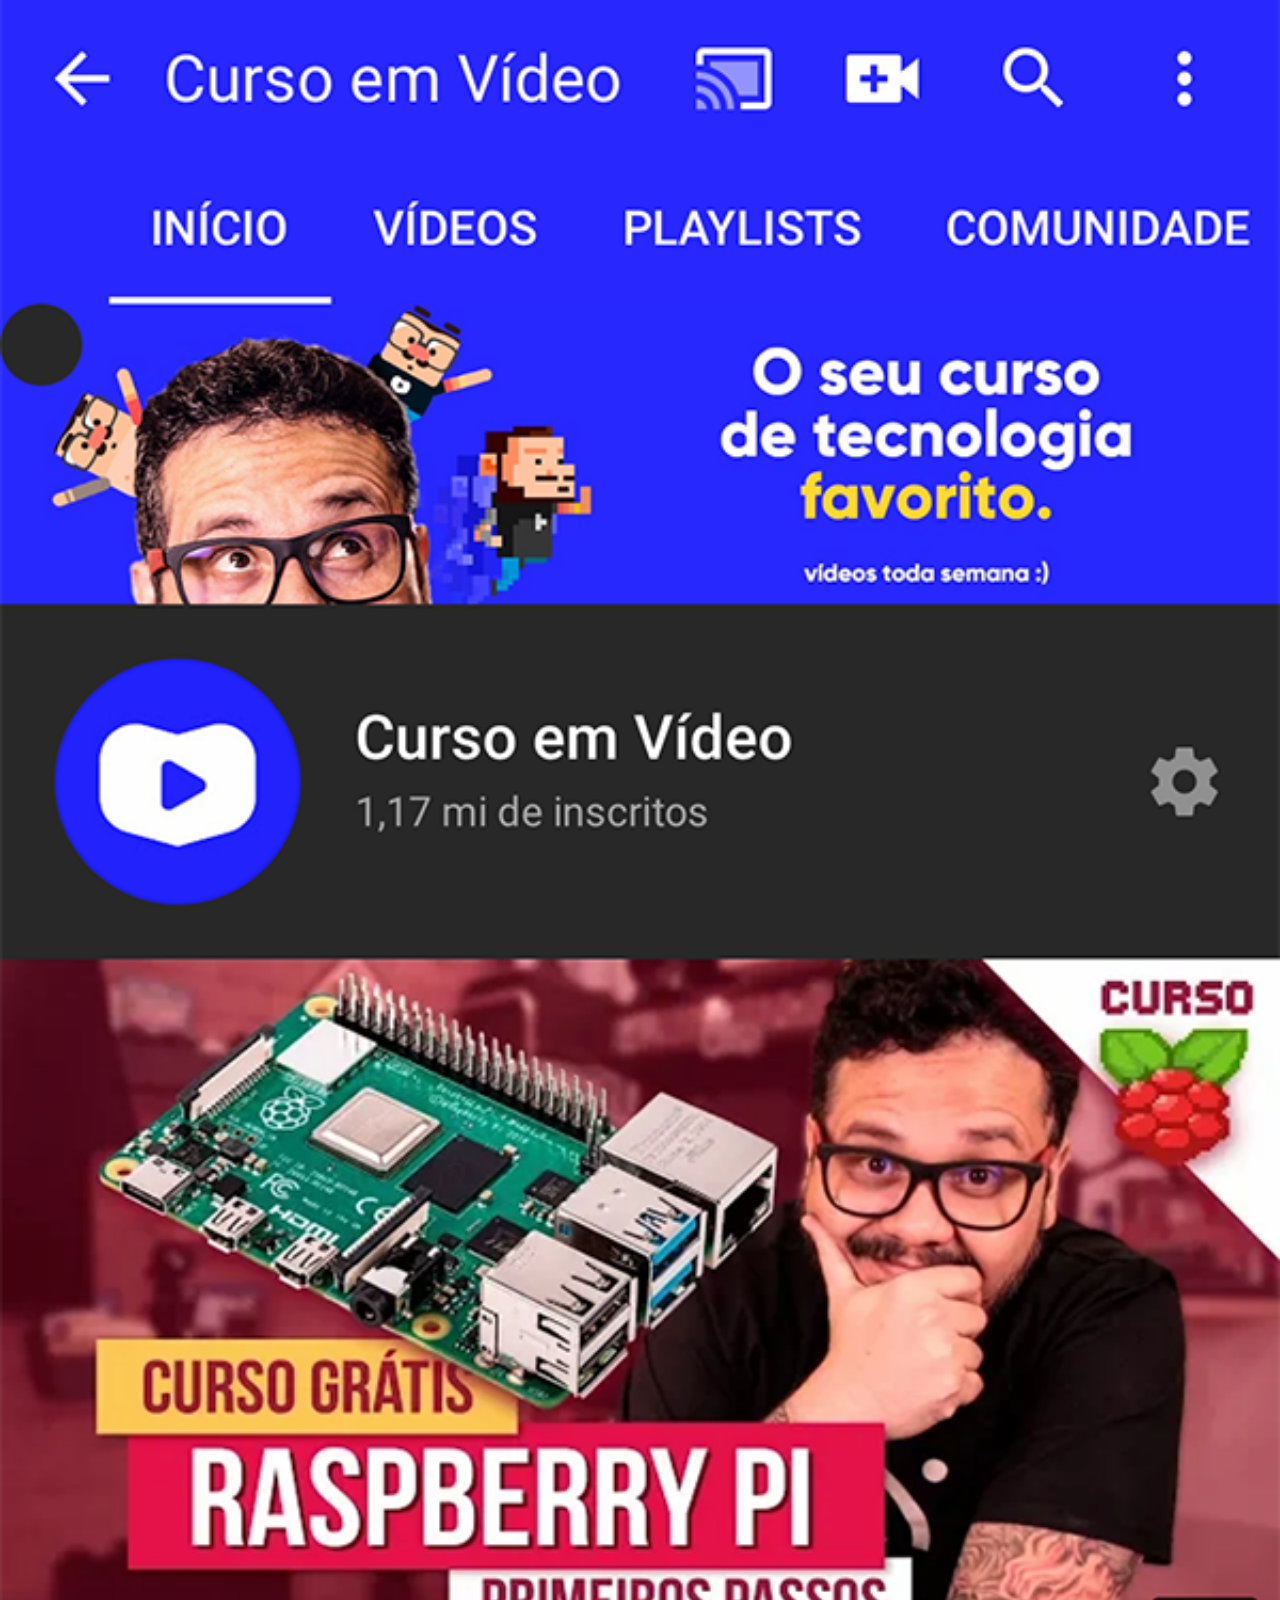
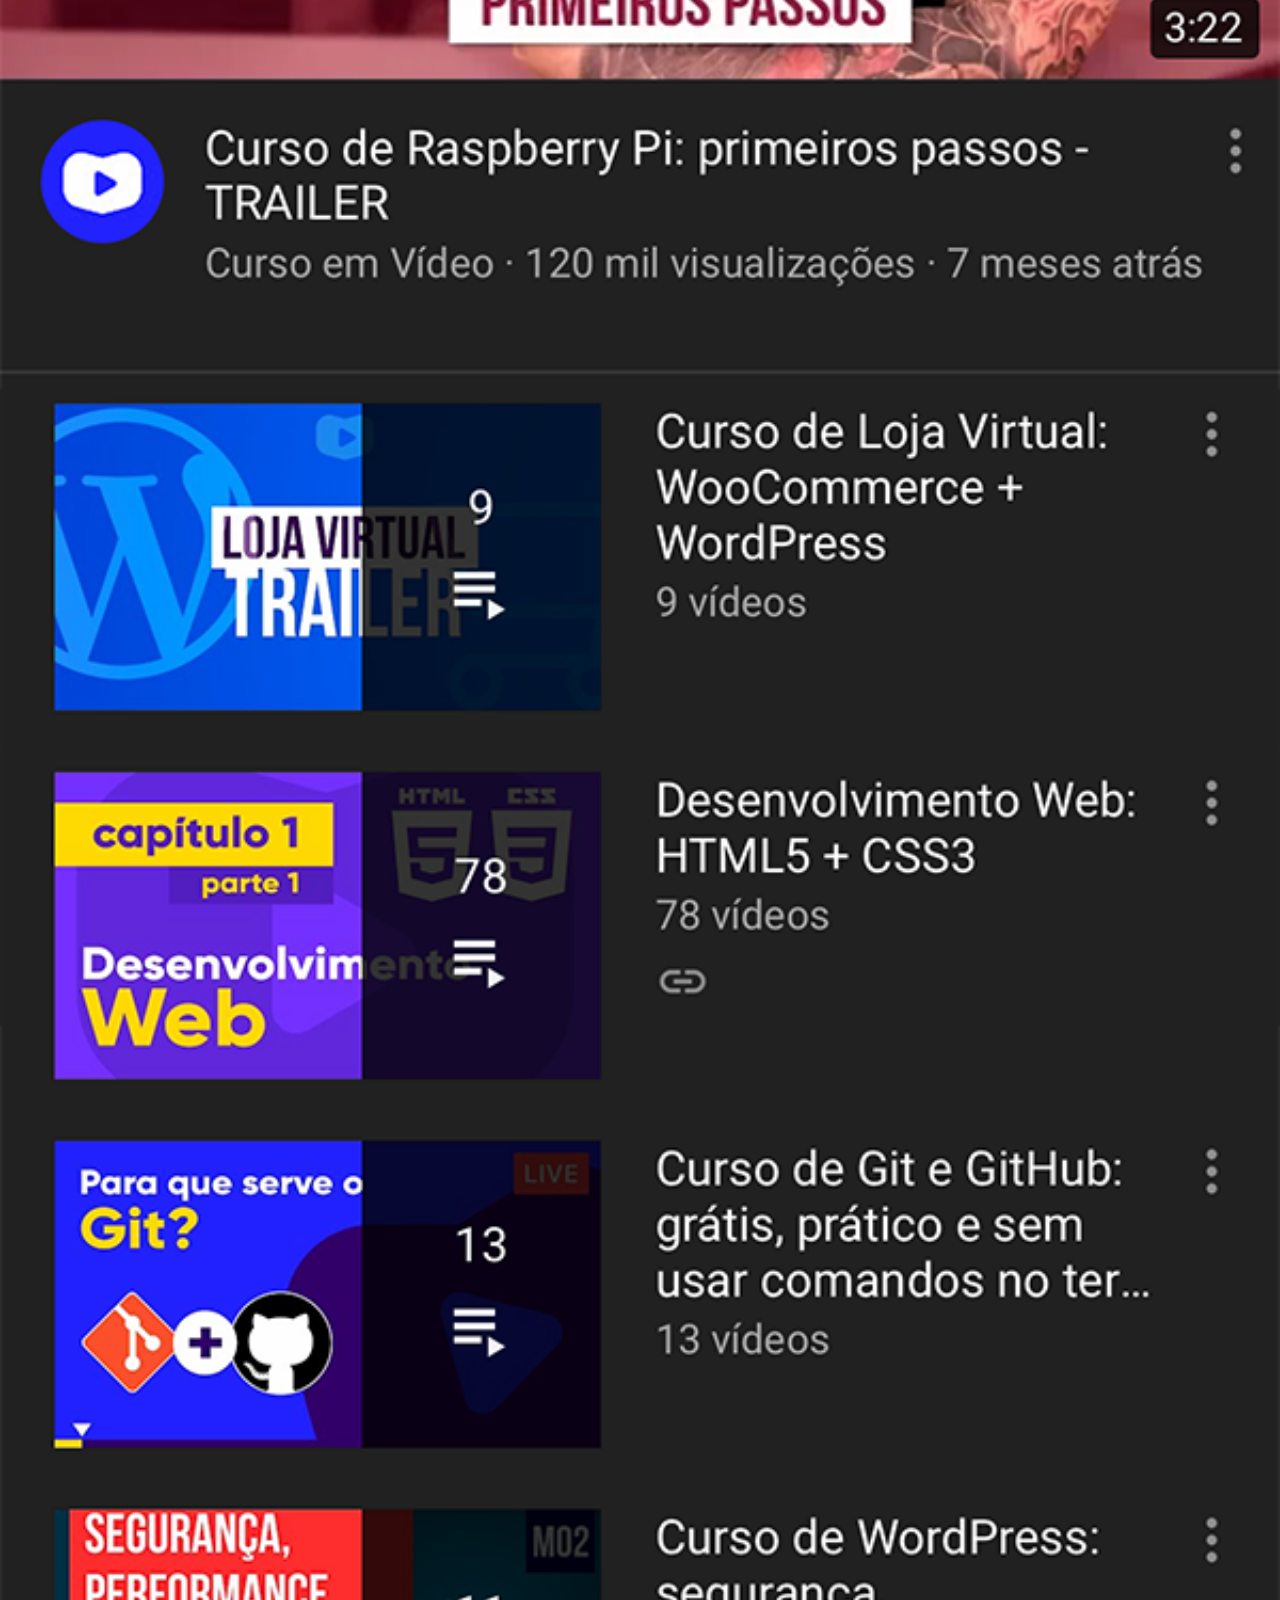
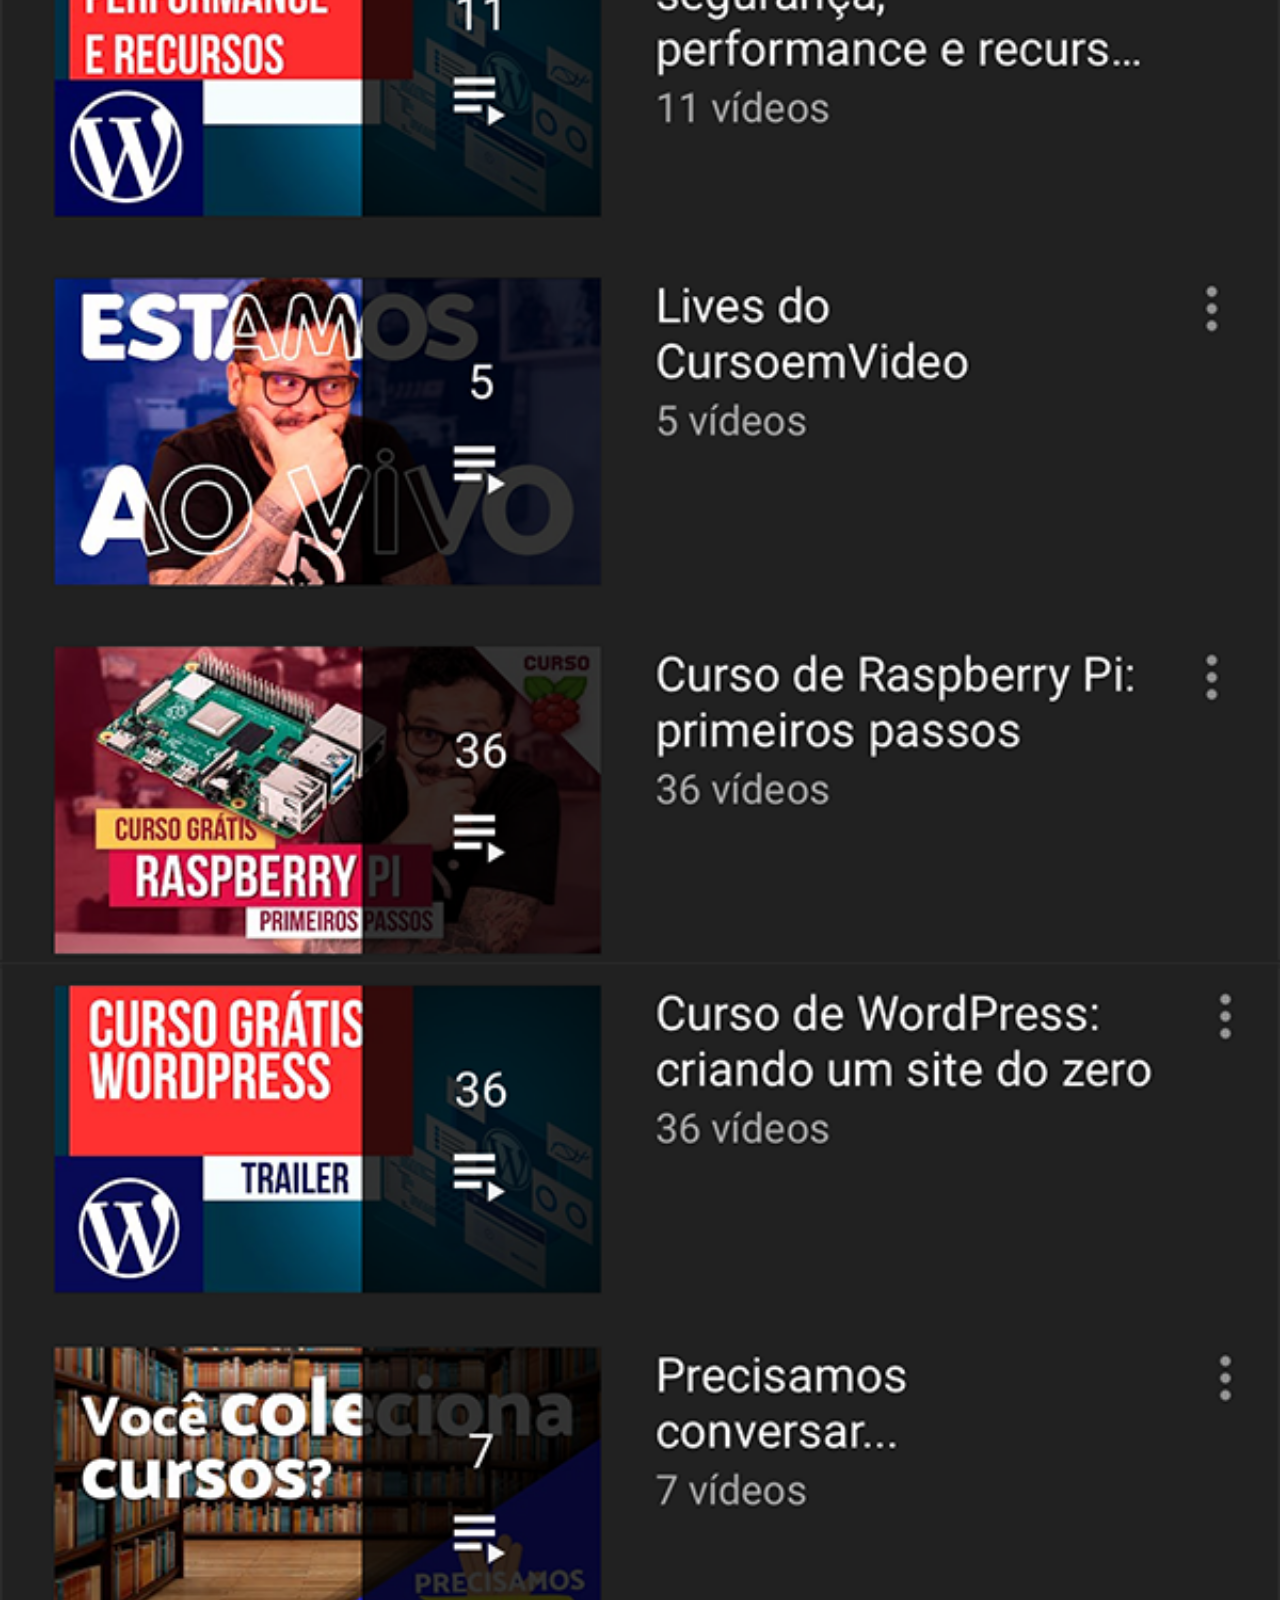
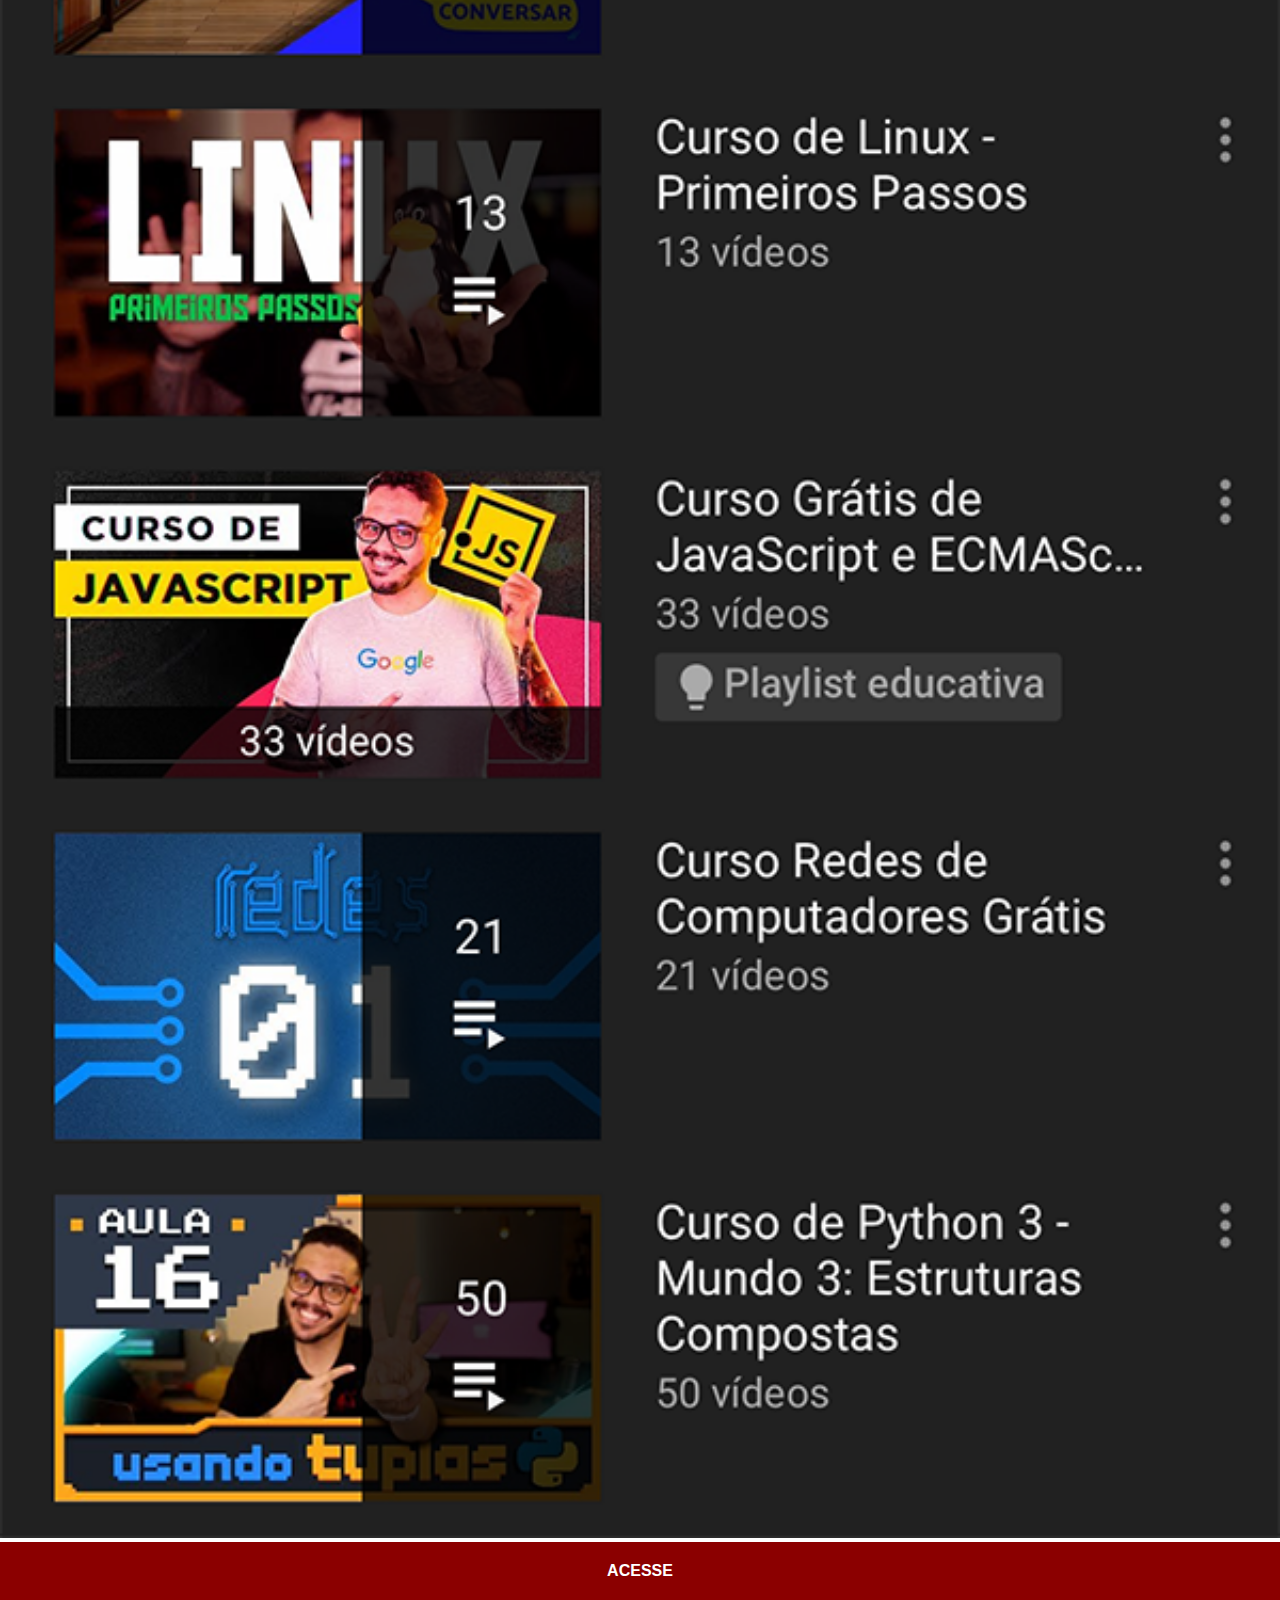
<file: youtube.html>
<!DOCTYPE html>
<html lang="pt-br">
<head>
    <meta charset="UTF-8">
    <meta http-equiv="X-UA-Compatible" content="IE=edge">
    <meta name="viewport" content="width=device-width, initial-scale=1.0">
    <title>youtube</title>
    <link rel="stylesheet" href="estilos/social.css">
</head>
<body>
    <img src="imagens/tela-youtube.png" alt="youtube">
    <a href="https://www.youtube.com/c/CursoemV%C3%ADdeo/playlists" target="_blank">ACESSE</a>
</body>
</html>
</file>
<file: estilos/style.css>
@charset "UTF-8";

* {
    margin: 0px;
    padding: 0px;
    font-family: Arial, Helvetica, sans-serif;
}

html, body {
    height: 100vh;
    width: 100vw;
    background-color: black;
}

body {
    background: url('../imagens/fundo-madeira.jpg') no-repeat top center;
    background-size: cover;
    background-attachment: fixed;
}

main {
    position: relative;
    height: 100vh;
}

section#telefone {
    position: absolute;
    top: 50%;
    left: 50%;
    transform: translate( -50%, -50%);

    height: 627px;
    width: 311px;
    background: url('../imagens/frame-iphone.png') no-repeat;
}

iframe#tela {
    position: relative;
    top: 80px;
    left: 22px;
    width: 267px;
    height: 471px;
}

section#redes-sociais {
    text-align: right;
}

section#redes-sociais img{
    width: 50px;
    margin: 10px;
    border-radius: 50%;
    box-shadow: 2px 2px 5px rgba(0, 0, 0, 0.400);
    box-sizing: border-box;
}

section#redes-sociais img:hover{
    transform: translate(-3px, -3px); /* - para esquerda / + direita, - para cima / + para baixo */
    box-shadow: 5px 5px 10px rgba(0, 0, 0, 0.671);
    border: 2px solid rgba(255, 255, 255, 0.637);
    transition: transform .3s, border 0s;
}
</file>
<file: estilos/social.css>
@charset "UTF-8";

* {
    margin: 0px;
    padding: 0px;
    font-family: Arial, Helvetica, sans-serif;
}

::-webkit-scrollbar {
    width: 0px;
    height: 0px;
}

img {
    width: 100vw;
}

a {
    display: block;
    background-color: darkred;
    color: white;
    padding: 20px;
    text-align: center;
    font-weight: bolder;
    text-decoration: none;
}

a:hover {
    background-color: red;
}
</file>
